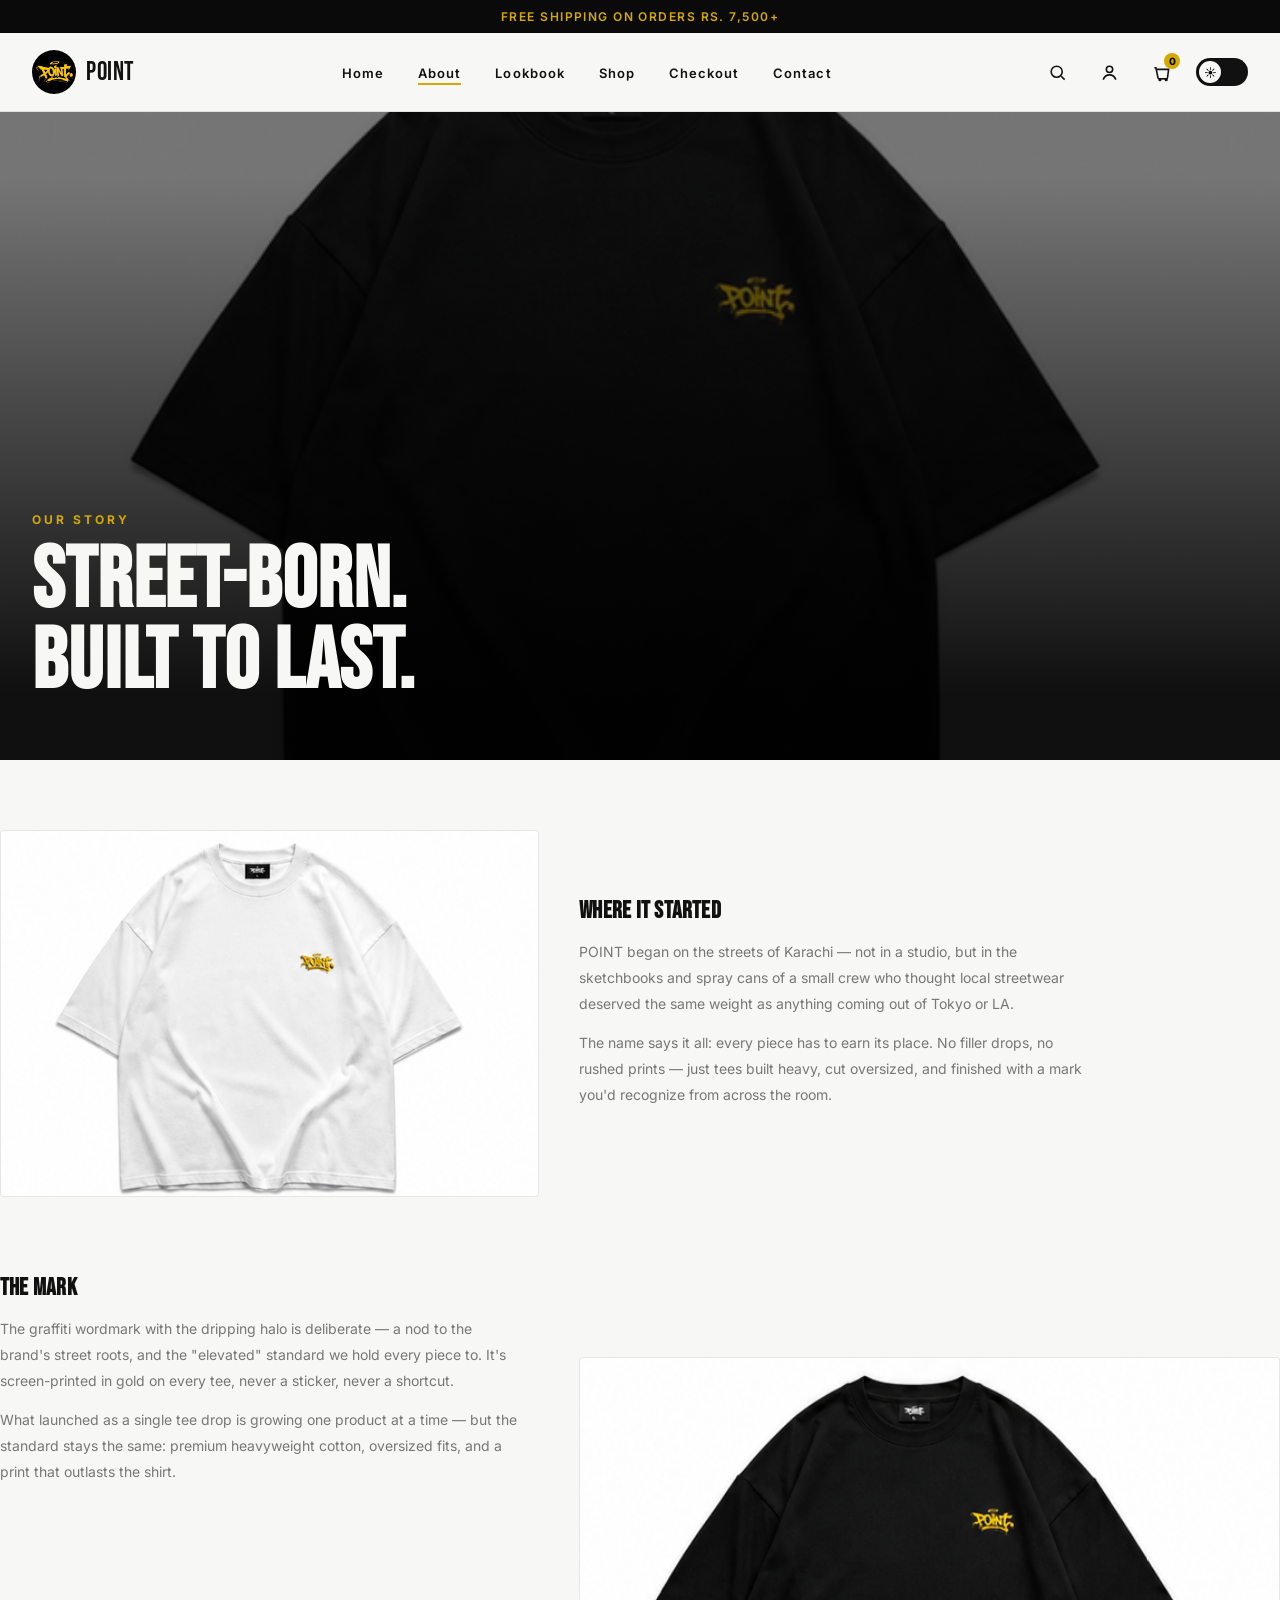
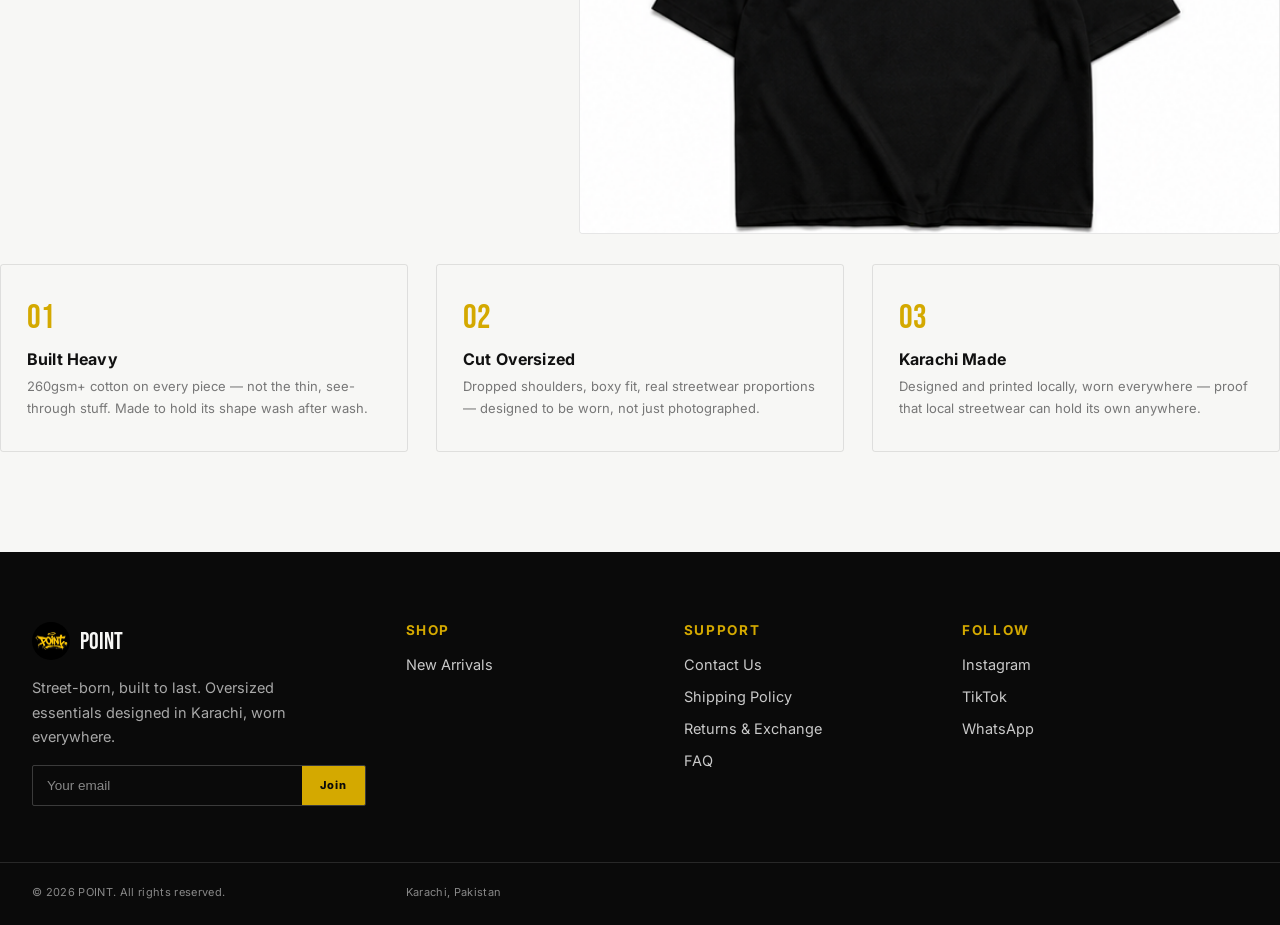
<file: about.html>
<!DOCTYPE html>
<html lang="en">
<head>
<meta charset="UTF-8">
<meta name="viewport" content="width=device-width, initial-scale=1.0">
<title>About — POINT</title>
<link rel="preconnect" href="https://fonts.googleapis.com">
<link rel="preconnect" href="https://fonts.gstatic.com" crossorigin>
<link href="https://fonts.googleapis.com/css2?family=Bebas+Neue&family=Inter:wght@400;500;600;700;800&display=swap" rel="stylesheet">
<link rel="stylesheet" href="assets/css/style.css">
</head>
<body>

<div class="announce">FREE SHIPPING ON ORDERS RS. 7,500+</div>

<header class="nav">
  <div class="wrap">
    <a href="index.html" class="nav__logo">
      <img src="assets/images/logo.jpg" alt="POINT logo">
      <span>POINT</span>
    </a>
    <nav>
      <ul class="nav__links">
        <li><a href="index.html">Home</a></li>
        <li><a href="about.html" class="active-link">About</a></li>
        <li><a href="lookbook.html">Lookbook</a></li>
        <li><a href="shop.html">Shop</a></li>
        <li><a href="checkout.html">Checkout</a></li>
        <li><a href="contact.html">Contact</a></li>
      </ul>
    </nav>
    <div class="nav__actions">
      <div class="nav-search" id="navSearch">
        <div class="nav-search__box">
          <input type="text" class="nav-search__input" placeholder="Search products…" autocomplete="off">
        </div>
        <button type="button" class="icon-btn nav-search__toggle" aria-label="Search">
          <svg viewBox="0 0 24 24" fill="none" stroke="currentColor" stroke-width="2"><circle cx="11" cy="11" r="7"/><path d="M21 21l-4.3-4.3"/></svg>
        </button>
      </div>
      <button class="icon-btn" aria-label="Account">
        <svg viewBox="0 0 24 24" fill="none" stroke="currentColor" stroke-width="2"><circle cx="12" cy="8" r="4"/><path d="M4 21c1.5-4 5-6 8-6s6.5 2 8 6"/></svg>
      </button>
      <a href="cart.html" class="icon-btn" aria-label="Cart">
        <svg viewBox="0 0 24 24" fill="none" stroke="currentColor" stroke-width="2"><path d="M3 6h2l2.4 12.2a2 2 0 0 0 2 1.8h8.2a2 2 0 0 0 2-1.6L21 8H6"/><circle cx="10" cy="21" r="1"/><circle cx="18" cy="21" r="1"/></svg>
        <span class="cart-count">0</span>
      </a>
      <button id="themeToggle" class="theme-toggle" aria-label="Toggle dark mode" aria-pressed="false">
        <span class="theme-toggle__knob">☀️</span>
      </button>
    </div>
  </div>
</header>

<!-- About hero -->
<section class="hero about-hero">
  <video class="hero__video" autoplay muted loop playsinline poster="assets/images/tee-black.png">
    <source src="assets/video/about-hero.mp4" type="video/mp4">
  </video>
  <div class="hero__scrim"></div>
  <div class="hero__content">
    <span class="hero__eyebrow reveal">OUR STORY</span>
    <h1 class="reveal">Street-Born.<br>Built To Last.</h1>
  </div>
</section>

<!-- Story — diagonal collage (image / details staggered) -->
<div class="wrap about-diagonal reveal-stagger">

  <div class="diag-tile diag-tile--image diag-tile--1 flip-tile">
    <div class="flip-tile__inner">
      <img class="flip-tile__face flip-tile__front" src="assets/images/tee-white.png" alt="Point white tee">
      <img class="flip-tile__face flip-tile__back" src="assets/images/tee-black.png" alt="Point black tee">
    </div>
  </div>

  <div class="diag-tile diag-tile--details diag-tile--2">
    <h2>Where It Started</h2>
    <p>POINT began on the streets of Karachi — not in a studio, but in the sketchbooks and spray cans of a small crew who thought local streetwear deserved the same weight as anything coming out of Tokyo or LA.</p>
    <p>The name says it all: every piece has to earn its place. No filler drops, no rushed prints — just tees built heavy, cut oversized, and finished with a mark you'd recognize from across the room.</p>
  </div>

  <div class="diag-tile diag-tile--details diag-tile--3">
    <h2>The Mark</h2>
    <p>The graffiti wordmark with the dripping halo is deliberate — a nod to the brand's street roots, and the "elevated" standard we hold every piece to. It's screen-printed in gold on every tee, never a sticker, never a shortcut.</p>
    <p>What launched as a single tee drop is growing one product at a time — but the standard stays the same: premium heavyweight cotton, oversized fits, and a print that outlasts the shirt.</p>
  </div>

  <div class="diag-tile diag-tile--image diag-tile--4 flip-tile">
    <div class="flip-tile__inner">
      <img class="flip-tile__face flip-tile__front" src="assets/images/tee-black.png" alt="Point black tee">
      <img class="flip-tile__face flip-tile__back" src="assets/images/tee-white.png" alt="Point white tee">
    </div>
  </div>

</div>

<!-- Values -->
<div class="wrap values reveal-stagger">
  <div class="value-card">
    <span>01</span>
    <h3>Built Heavy</h3>
    <p>260gsm+ cotton on every piece — not the thin, see-through stuff. Made to hold its shape wash after wash.</p>
  </div>
  <div class="value-card">
    <span>02</span>
    <h3>Cut Oversized</h3>
    <p>Dropped shoulders, boxy fit, real streetwear proportions — designed to be worn, not just photographed.</p>
  </div>
  <div class="value-card">
    <span>03</span>
    <h3>Karachi Made</h3>
    <p>Designed and printed locally, worn everywhere — proof that local streetwear can hold its own anywhere.</p>
  </div>
</div>

<!-- Footer -->
<footer class="footer" id="contact">
  <div class="wrap">
    <div>
      <div class="footer__logo">
        <img src="assets/images/logo.jpg" alt="POINT logo">
        <span>POINT</span>
      </div>
      <p>Street-born, built to last. Oversized essentials designed in Karachi, worn everywhere.</p>
      <div class="newsletter">
        <input type="email" placeholder="Your email">
        <button>Join</button>
      </div>
    </div>
    <div>
      <h5>SHOP</h5>
      <ul>
        <li><a href="shop.html">New Arrivals</a></li>
      </ul>
    </div>
    <div>
      <h5>SUPPORT</h5>
      <ul>
        <li><a href="contact.html">Contact Us</a></li>
        <li><a href="#">Shipping Policy</a></li>
        <li><a href="#">Returns & Exchange</a></li>
        <li><a href="index.html#faq">FAQ</a></li>
      </ul>
    </div>
    <div>
      <h5>FOLLOW</h5>
      <ul>
        <li><a href="#">Instagram</a></li>
        <li><a href="#">TikTok</a></li>
        <li><a href="https://wa.me/923218633268" target="_blank" rel="noopener">WhatsApp</a></li>
      </ul>
    </div>
  </div>
  <div class="wrap footer__bottom">
    <span>© 2026 POINT. All rights reserved.</span>
    <span>Karachi, Pakistan</span>
  </div>
</footer>

<script src="assets/js/cart.js"></script>
<script src="assets/js/main.js"></script>
</body>
</html>
</file>
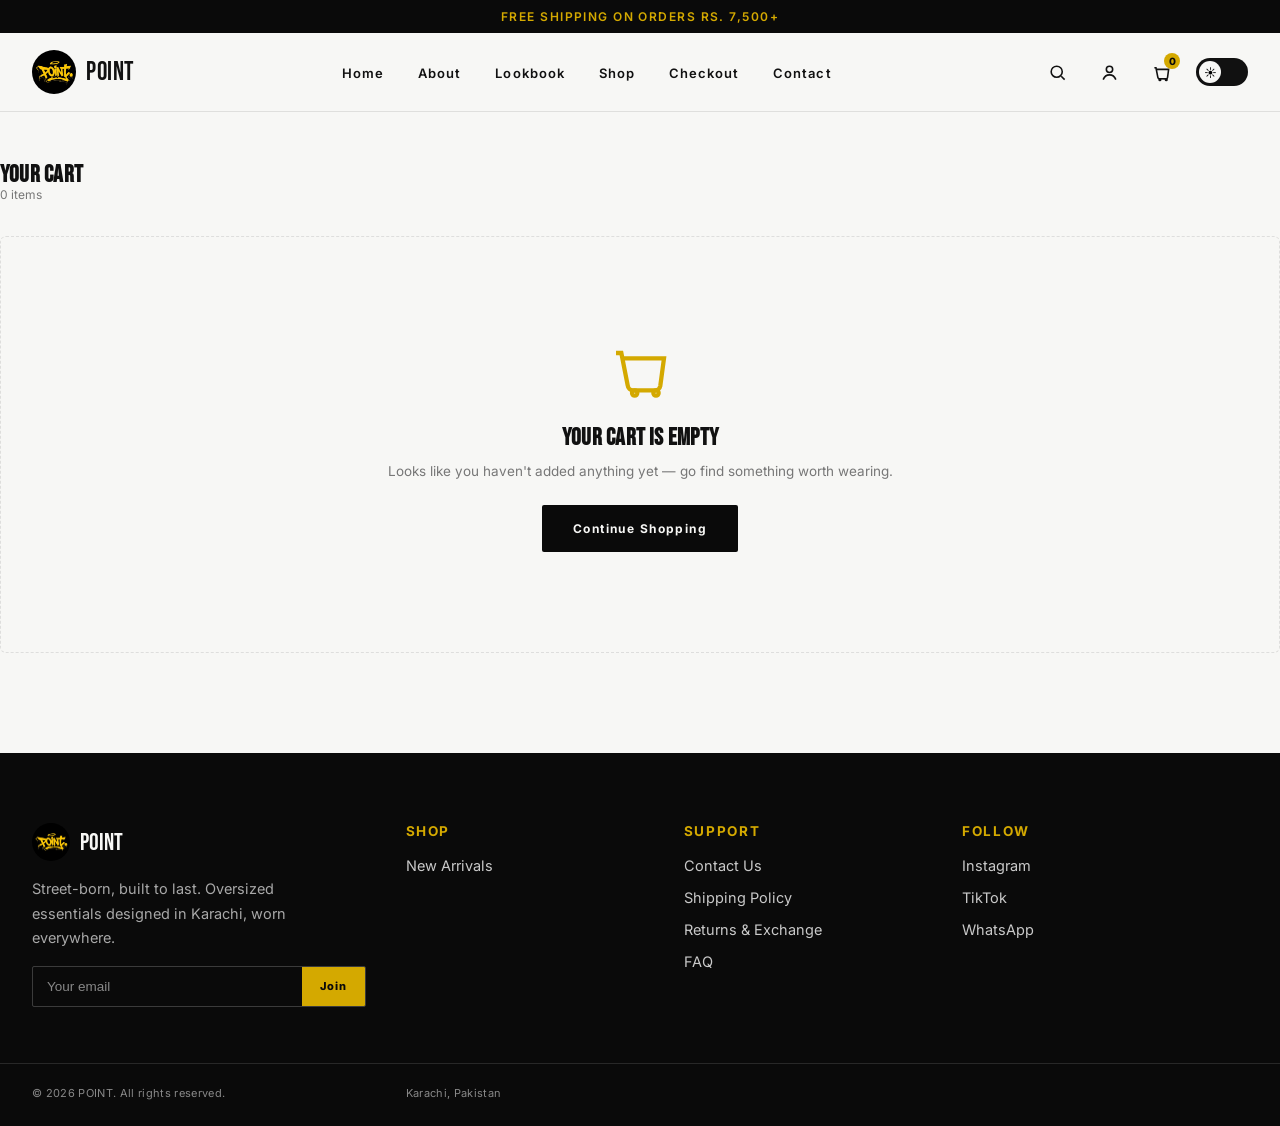
<file: cart.html>
<!DOCTYPE html>
<html lang="en">
<head>
<meta charset="UTF-8">
<meta name="viewport" content="width=device-width, initial-scale=1.0">
<title>Your Cart | POINT</title>
<link rel="preconnect" href="https://fonts.googleapis.com">
<link rel="preconnect" href="https://fonts.gstatic.com" crossorigin>
<link href="https://fonts.googleapis.com/css2?family=Bebas+Neue&family=Inter:wght@400;500;600;700;800&display=swap" rel="stylesheet">
<link rel="stylesheet" href="assets/css/style.css">
</head>
<body>

<div class="announce">FREE SHIPPING ON ORDERS RS. 7,500+</div>

<header class="nav">
  <div class="wrap">
    <a href="index.html" class="nav__logo">
      <img src="assets/images/logo.jpg" alt="POINT logo">
      <span>POINT</span>
    </a>
    <nav>
      <ul class="nav__links">
        <li><a href="index.html">Home</a></li>
        <li><a href="about.html">About</a></li>
        <li><a href="lookbook.html">Lookbook</a></li>
        <li><a href="shop.html">Shop</a></li>
        <li><a href="checkout.html">Checkout</a></li>
        <li><a href="contact.html">Contact</a></li>
      </ul>
    </nav>
    <div class="nav__actions">
      <div class="nav-search" id="navSearch">
        <div class="nav-search__box">
          <input type="text" class="nav-search__input" placeholder="Search products…" autocomplete="off">
        </div>
        <button type="button" class="icon-btn nav-search__toggle" aria-label="Search">
          <svg viewBox="0 0 24 24" fill="none" stroke="currentColor" stroke-width="2"><circle cx="11" cy="11" r="7"/><path d="M21 21l-4.3-4.3"/></svg>
        </button>
      </div>
      <button class="icon-btn" aria-label="Account">
        <svg viewBox="0 0 24 24" fill="none" stroke="currentColor" stroke-width="2"><circle cx="12" cy="8" r="4"/><path d="M4 21c1.5-4 5-6 8-6s6.5 2 8 6"/></svg>
      </button>
      <a href="cart.html" class="icon-btn active-link" aria-label="Cart">
        <svg viewBox="0 0 24 24" fill="none" stroke="currentColor" stroke-width="2"><path d="M3 6h2l2.4 12.2a2 2 0 0 0 2 1.8h8.2a2 2 0 0 0 2-1.6L21 8H6"/><circle cx="10" cy="21" r="1"/><circle cx="18" cy="21" r="1"/></svg>
        <span class="cart-count">0</span>
      </a>
      <button id="themeToggle" class="theme-toggle" aria-label="Toggle dark mode" aria-pressed="false">
        <span class="theme-toggle__knob">☀️</span>
      </button>
    </div>
  </div>
</header>

<section class="wrap cart-section">
  <h1>Your Cart</h1>
  <span class="cart-count-label" id="cartItemCount">0 items</span>

  <!-- Populated layout -->
  <div class="cart-layout" id="cartLayout">
    <div class="cart-items" id="cartItems"><!-- rendered by cart-page.js --></div>

    <aside class="cart-summary">
      <h3>Order Summary</h3>
      <div class="cart-summary-row"><span>Subtotal</span><span id="cartSubtotal">Rs. 0</span></div>
      <div class="cart-summary-row"><span>Shipping</span><span id="cartShipping">Free</span></div>
      <div class="cart-summary-row total"><span>Total</span><span id="cartTotal">Rs. 0</span></div>

      <div class="cart-promo">
        <input type="text" placeholder="Promo code">
        <button type="button">Apply</button>
      </div>

      <a href="checkout.html" class="btn btn--solid" style="width:100%;justify-content:center;">Checkout</a>
      <p class="cart-checkout-note">Free shipping on orders Rs. 7,500+ · 14-day easy returns</p>
    </aside>
  </div>

  <!-- Empty state -->
  <div class="cart-empty" id="cartEmpty">
    <svg viewBox="0 0 24 24" fill="none" stroke="currentColor" stroke-width="1.6"><path d="M3 6h2l2.4 12.2a2 2 0 0 0 2 1.8h8.2a2 2 0 0 0 2-1.6L21 8H6"/><circle cx="10" cy="21" r="1"/><circle cx="18" cy="21" r="1"/></svg>
    <h3>Your cart is empty</h3>
    <p>Looks like you haven't added anything yet — go find something worth wearing.</p>
    <a href="shop.html" class="btn btn--solid">Continue Shopping</a>
  </div>
</section>

<!-- Footer -->
<footer class="footer" id="contact">
  <div class="wrap">
    <div>
      <div class="footer__logo">
        <img src="assets/images/logo.jpg" alt="POINT logo">
        <span>POINT</span>
      </div>
      <p>Street-born, built to last. Oversized essentials designed in Karachi, worn everywhere.</p>
      <div class="newsletter">
        <input type="email" placeholder="Your email">
        <button>Join</button>
      </div>
    </div>
    <div>
      <h5>SHOP</h5>
      <ul>
        <li><a href="shop.html">New Arrivals</a></li>
      </ul>
    </div>
    <div>
      <h5>SUPPORT</h5>
      <ul>
        <li><a href="contact.html">Contact Us</a></li>
        <li><a href="#">Shipping Policy</a></li>
        <li><a href="#">Returns & Exchange</a></li>
        <li><a href="index.html#faq">FAQ</a></li>
      </ul>
    </div>
    <div>
      <h5>FOLLOW</h5>
      <ul>
        <li><a href="#">Instagram</a></li>
        <li><a href="#">TikTok</a></li>
        <li><a href="https://wa.me/923218633268" target="_blank" rel="noopener">WhatsApp</a></li>
      </ul>
    </div>
  </div>
  <div class="wrap footer__bottom">
    <span>© 2026 POINT. All rights reserved.</span>
    <span>Karachi, Pakistan</span>
  </div>
</footer>

<script src="assets/js/cart.js"></script>
<script src="assets/js/main.js"></script>
<script src="assets/js/cart-page.js"></script>
</body>
</html>
</file>
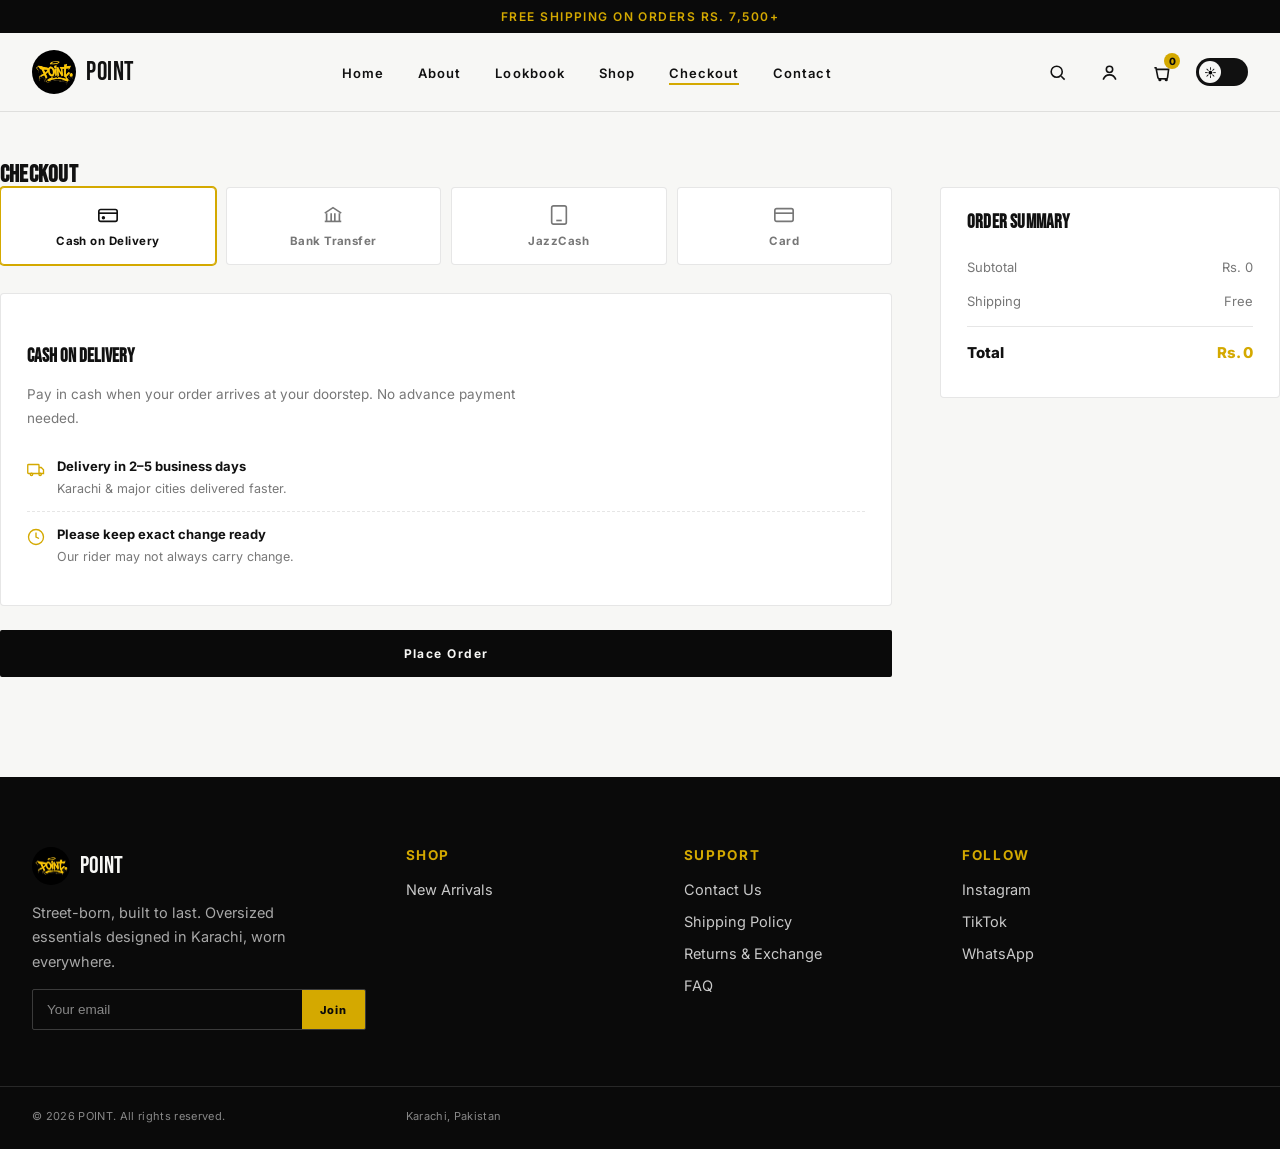
<file: checkout.html>
<!DOCTYPE html>
<html lang="en">
<head>
<meta charset="UTF-8">
<meta name="viewport" content="width=device-width, initial-scale=1.0">
<title>Checkout | POINT</title>
<link rel="preconnect" href="https://fonts.googleapis.com">
<link rel="preconnect" href="https://fonts.gstatic.com" crossorigin>
<link href="https://fonts.googleapis.com/css2?family=Bebas+Neue&family=Inter:wght@400;500;600;700;800&display=swap" rel="stylesheet">
<link rel="stylesheet" href="assets/css/style.css">
</head>
<body>

<div class="announce">FREE SHIPPING ON ORDERS RS. 7,500+</div>

<header class="nav">
  <div class="wrap">
    <a href="index.html" class="nav__logo">
      <img src="assets/images/logo.jpg" alt="POINT logo">
      <span>POINT</span>
    </a>
    <nav>
      <ul class="nav__links">
        <li><a href="index.html">Home</a></li>
        <li><a href="about.html">About</a></li>
        <li><a href="lookbook.html">Lookbook</a></li>
        <li><a href="shop.html">Shop</a></li>
        <li><a href="checkout.html" class="active-link">Checkout</a></li>
        <li><a href="contact.html">Contact</a></li>
      </ul>
    </nav>
    <div class="nav__actions">
      <div class="nav-search" id="navSearch">
        <div class="nav-search__box">
          <input type="text" class="nav-search__input" placeholder="Search products…" autocomplete="off">
        </div>
        <button type="button" class="icon-btn nav-search__toggle" aria-label="Search">
          <svg viewBox="0 0 24 24" fill="none" stroke="currentColor" stroke-width="2"><circle cx="11" cy="11" r="7"/><path d="M21 21l-4.3-4.3"/></svg>
        </button>
      </div>
      <button class="icon-btn" aria-label="Account">
        <svg viewBox="0 0 24 24" fill="none" stroke="currentColor" stroke-width="2"><circle cx="12" cy="8" r="4"/><path d="M4 21c1.5-4 5-6 8-6s6.5 2 8 6"/></svg>
      </button>
      <a href="cart.html" class="icon-btn" aria-label="Cart">
        <svg viewBox="0 0 24 24" fill="none" stroke="currentColor" stroke-width="2"><path d="M3 6h2l2.4 12.2a2 2 0 0 0 2 1.8h8.2a2 2 0 0 0 2-1.6L21 8H6"/><circle cx="10" cy="21" r="1"/><circle cx="18" cy="21" r="1"/></svg>
        <span class="cart-count">0</span>
      </a>
      <button id="themeToggle" class="theme-toggle" aria-label="Toggle dark mode" aria-pressed="false">
        <span class="theme-toggle__knob">☀️</span>
      </button>
    </div>
  </div>
</header>

<section class="wrap checkout-section">
  <h1>Checkout</h1>

  <div class="checkout-layout">

    <div id="checkoutMain">
      <!-- Payment method tabs -->
      <div class="pay-methods">
        <button type="button" class="pay-method active" data-method="cod">
          <svg viewBox="0 0 24 24" fill="none" stroke="currentColor" stroke-width="1.8"><rect x="2" y="6" width="20" height="13" rx="2"/><path d="M2 10h20"/><circle cx="7" cy="15" r="1"/></svg>
          Cash on Delivery
        </button>
        <button type="button" class="pay-method" data-method="bank">
          <svg viewBox="0 0 24 24" fill="none" stroke="currentColor" stroke-width="1.8"><path d="M3 10l9-6 9 6"/><path d="M5 10v9M10 10v9M14 10v9M19 10v9"/><path d="M3 19h18"/></svg>
          Bank Transfer
        </button>
        <button type="button" class="pay-method" data-method="jazzcash">
          <svg viewBox="0 0 24 24" fill="none" stroke="currentColor" stroke-width="1.8"><rect x="4" y="2" width="16" height="20" rx="2"/><path d="M9 18h6"/></svg>
          JazzCash
        </button>
        <button type="button" class="pay-method" data-method="card">
          <svg viewBox="0 0 24 24" fill="none" stroke="currentColor" stroke-width="1.8"><rect x="2" y="5" width="20" height="14" rx="2"/><path d="M2 10h20"/></svg>
          Card
        </button>
      </div>

      <!-- COD -->
      <div class="pay-panel active" id="payPanelCod">
        <h4>Cash on Delivery</h4>
        <p>Pay in cash when your order arrives at your doorstep. No advance payment needed.</p>
        <div class="pay-info-row">
          <svg viewBox="0 0 24 24" fill="none" stroke="currentColor" stroke-width="1.8"><rect x="1" y="6" width="15" height="12" rx="1"/><path d="M16 10h3l3 3v5h-6"/><circle cx="6" cy="19" r="1.6"/><circle cx="17.5" cy="19" r="1.6"/></svg>
          <div><strong>Delivery in 2–5 business days</strong><span>Karachi & major cities delivered faster.</span></div>
        </div>
        <div class="pay-info-row">
          <svg viewBox="0 0 24 24" fill="none" stroke="currentColor" stroke-width="1.8"><circle cx="12" cy="12" r="10"/><path d="M12 6v6l4 2"/></svg>
          <div><strong>Please keep exact change ready</strong><span>Our rider may not always carry change.</span></div>
        </div>
      </div>

      <!-- Bank Transfer -->
      <div class="pay-panel" id="payPanelBank">
        <h4>Bank Transfer</h4>
        <p>Transfer the order total to the account below, then send us the payment screenshot on WhatsApp to confirm your order.</p>
        <div class="pay-info-row">
          <svg viewBox="0 0 24 24" fill="none" stroke="currentColor" stroke-width="1.8"><path d="M3 10l9-6 9 6"/><path d="M5 10v9M19 10v9"/><path d="M3 19h18"/></svg>
          <div><strong>Meezan Bank</strong><span>Account Title: POINT Streetwear · Account No. 0123-4567-8901</span></div>
        </div>
        <div class="pay-info-row">
          <svg viewBox="0 0 24 24" fill="none" stroke="currentColor" stroke-width="1.8"><path d="M21 11.5a8.38 8.38 0 0 1-8.5 8.5 8.5 8.5 0 1 1 8.5-8.5z"/></svg>
          <div><strong>Confirm on WhatsApp</strong><span>+92 321 8633268 — send screenshot after transfer.</span></div>
        </div>
      </div>

      <!-- JazzCash -->
      <div class="pay-panel" id="payPanelJazzcash">
        <h4>JazzCash</h4>
        <p>Send the order total via JazzCash mobile wallet to the number below, then place your order — we'll confirm once received.</p>
        <div class="pay-info-row">
          <svg viewBox="0 0 24 24" fill="none" stroke="currentColor" stroke-width="1.8"><rect x="5" y="2" width="14" height="20" rx="2"/><path d="M9 18h6"/></svg>
          <div><strong>JazzCash Number</strong><span>0312-1234567 · Account Title: POINT Streetwear</span></div>
        </div>
      </div>

      <!-- Card -->
      <div class="pay-panel" id="payPanelCard">
        <h4>Pay by Card</h4>
        <div class="cc-form">
          <div class="cc-card-wrap">
            <div class="cc-card" id="ccCard">
              <div class="cc-card__face cc-card__front">
                <div class="cc-card__top">
                  <span>CreditCard</span>
                  <span class="cc-brand" id="ccBrandFront"><span class="generic-text">CARD</span></span>
                </div>
                <div class="cc-card__number" id="ccNumberDisplay">#### #### #### ####</div>
                <div class="cc-card__bottom">
                  <div><span class="cc-label">CARD HOLDER</span><div id="ccNameDisplay">YOUR NAME</div></div>
                  <div><span class="cc-label">EXPIRES</span><div id="ccExpiryDisplay">MM/YY</div></div>
                </div>
              </div>
              <div class="cc-card__face cc-card__back">
                <div class="cc-card__stripe"></div>
                <div class="cc-card__cvv-row">
                  <span style="font-size:11px;color:rgba(255,255,255,.7);">CVV</span>
                  <div class="cc-card__cvv-box" id="ccCvvDisplay">***</div>
                </div>
                <span class="cc-brand-back" id="ccBrandBack"><span class="generic-text">CARD</span></span>
              </div>
            </div>
          </div>

          <div class="cc-fields">
            <label>Card Number
              <input type="text" id="ccNumber" placeholder="1234 5678 9012 3456" inputmode="numeric">
            </label>
            <label>Card Holder
              <input type="text" id="ccName" placeholder="YOUR NAME">
            </label>
            <div class="cc-row">
              <label>Expiration Date
                <div class="cc-exp">
                  <select id="ccMonth"><option value="">Month</option></select>
                  <select id="ccYear"><option value="">Year</option></select>
                </div>
              </label>
              <label>CVV
                <input type="text" id="ccCvv" placeholder="***" inputmode="numeric">
              </label>
            </div>
          </div>
        </div>
      </div>

      <button type="button" id="placeOrderBtn" class="btn btn--solid place-order-btn">Place Order</button>
    </div>

    <!-- Order summary -->
    <aside class="checkout-order-summary">
      <h3>Order Summary</h3>
      <div id="checkoutSummaryList"><!-- rendered by checkout.js --></div>
      <div class="cart-summary-row" style="margin-top:14px;"><span>Subtotal</span><span id="checkoutSubtotal">Rs. 0</span></div>
      <div class="cart-summary-row"><span>Shipping</span><span id="checkoutShipping">Free</span></div>
      <div class="cart-summary-row total"><span>Total</span><span id="checkoutTotal">Rs. 0</span></div>
    </aside>

  </div>
</section>

<!-- Footer -->
<footer class="footer" id="contact">
  <div class="wrap">
    <div>
      <div class="footer__logo">
        <img src="assets/images/logo.jpg" alt="POINT logo">
        <span>POINT</span>
      </div>
      <p>Street-born, built to last. Oversized essentials designed in Karachi, worn everywhere.</p>
      <div class="newsletter">
        <input type="email" placeholder="Your email">
        <button>Join</button>
      </div>
    </div>
    <div>
      <h5>SHOP</h5>
      <ul>
        <li><a href="shop.html">New Arrivals</a></li>
      </ul>
    </div>
    <div>
      <h5>SUPPORT</h5>
      <ul>
        <li><a href="contact.html">Contact Us</a></li>
        <li><a href="#">Shipping Policy</a></li>
        <li><a href="#">Returns & Exchange</a></li>
        <li><a href="index.html#faq">FAQ</a></li>
      </ul>
    </div>
    <div>
      <h5>FOLLOW</h5>
      <ul>
        <li><a href="#">Instagram</a></li>
        <li><a href="#">TikTok</a></li>
        <li><a href="https://wa.me/923218633268" target="_blank" rel="noopener">WhatsApp</a></li>
      </ul>
    </div>
  </div>
  <div class="wrap footer__bottom">
    <span>© 2026 POINT. All rights reserved.</span>
    <span>Karachi, Pakistan</span>
  </div>
</footer>

<script src="assets/js/cart.js"></script>
<script src="assets/js/main.js"></script>
<script src="assets/js/checkout.js"></script>
</body>
</html>
</file>
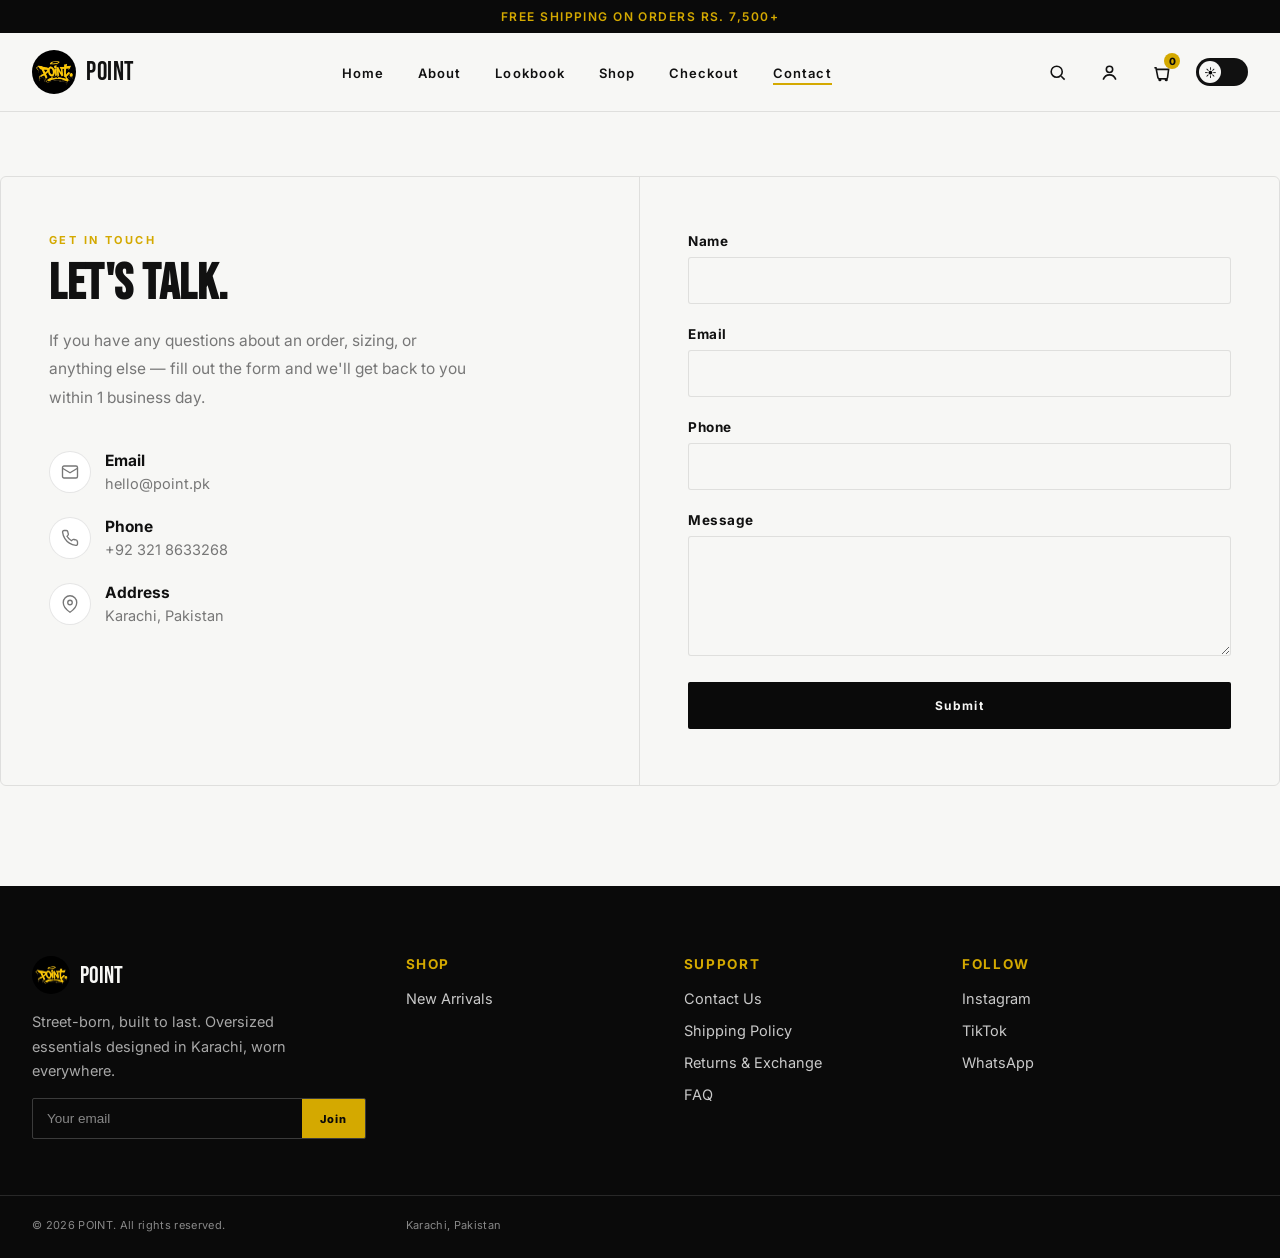
<file: contact.html>
<!DOCTYPE html>
<html lang="en">
<head>
<meta charset="UTF-8">
<meta name="viewport" content="width=device-width, initial-scale=1.0">
<title>Contact — POINT</title>
<link rel="preconnect" href="https://fonts.googleapis.com">
<link rel="preconnect" href="https://fonts.gstatic.com" crossorigin>
<link href="https://fonts.googleapis.com/css2?family=Bebas+Neue&family=Inter:wght@400;500;600;700;800&display=swap" rel="stylesheet">
<link rel="stylesheet" href="assets/css/style.css">
</head>
<body>

<div class="announce">FREE SHIPPING ON ORDERS RS. 7,500+</div>

<header class="nav">
  <div class="wrap">
    <a href="index.html" class="nav__logo">
      <img src="assets/images/logo.jpg" alt="POINT logo">
      <span>POINT</span>
    </a>
    <nav>
      <ul class="nav__links">
        <li><a href="index.html">Home</a></li>
        <li><a href="about.html">About</a></li>
        <li><a href="lookbook.html">Lookbook</a></li>
        <li><a href="shop.html">Shop</a></li>
        <li><a href="checkout.html">Checkout</a></li>
        <li><a href="contact.html" class="active-link">Contact</a></li>
      </ul>
    </nav>
    <div class="nav__actions">
      <div class="nav-search" id="navSearch">
        <div class="nav-search__box">
          <input type="text" class="nav-search__input" placeholder="Search products…" autocomplete="off">
        </div>
        <button type="button" class="icon-btn nav-search__toggle" aria-label="Search">
          <svg viewBox="0 0 24 24" fill="none" stroke="currentColor" stroke-width="2"><circle cx="11" cy="11" r="7"/><path d="M21 21l-4.3-4.3"/></svg>
        </button>
      </div>
      <button class="icon-btn" aria-label="Account">
        <svg viewBox="0 0 24 24" fill="none" stroke="currentColor" stroke-width="2"><circle cx="12" cy="8" r="4"/><path d="M4 21c1.5-4 5-6 8-6s6.5 2 8 6"/></svg>
      </button>
      <a href="cart.html" class="icon-btn" aria-label="Cart">
        <svg viewBox="0 0 24 24" fill="none" stroke="currentColor" stroke-width="2"><path d="M3 6h2l2.4 12.2a2 2 0 0 0 2 1.8h8.2a2 2 0 0 0 2-1.6L21 8H6"/><circle cx="10" cy="21" r="1"/><circle cx="18" cy="21" r="1"/></svg>
        <span class="cart-count">0</span>
      </a>
      <button id="themeToggle" class="theme-toggle" aria-label="Toggle dark mode" aria-pressed="false">
        <span class="theme-toggle__knob">☀️</span>
      </button>
    </div>
  </div>
</header>

<section class="wrap contact-section">
  <div class="contact-layout reveal">

    <div class="contact-info">
      <span class="contact-info__eyebrow">GET IN TOUCH</span>
      <h1>Let's Talk.</h1>
      <p>If you have any questions about an order, sizing, or anything else — fill out the form and we'll get back to you within 1 business day.</p>

      <div class="contact-detail">
        <span class="contact-detail__icon">
          <svg viewBox="0 0 24 24" fill="none" stroke="currentColor" stroke-width="1.8"><rect x="2" y="4" width="20" height="16" rx="2"/><path d="M2 7l10 6 10-6"/></svg>
        </span>
        <div><strong>Email</strong><span>hello@point.pk</span></div>
      </div>

      <div class="contact-detail">
        <span class="contact-detail__icon">
          <svg viewBox="0 0 24 24" fill="none" stroke="currentColor" stroke-width="1.8"><path d="M22 16.9v3a2 2 0 0 1-2.2 2 19.8 19.8 0 0 1-8.6-3.1 19.5 19.5 0 0 1-6-6A19.8 19.8 0 0 1 2.1 4.2 2 2 0 0 1 4.1 2h3a2 2 0 0 1 2 1.7c.1.9.3 1.8.6 2.7a2 2 0 0 1-.5 2.1L8 9.7a16 16 0 0 0 6 6l1.2-1.2a2 2 0 0 1 2.1-.5c.9.3 1.8.5 2.7.6a2 2 0 0 1 1.7 2z"/></svg>
        </span>
        <div><strong>Phone</strong><span>+92 321 8633268</span></div>
      </div>

      <div class="contact-detail">
        <span class="contact-detail__icon">
          <svg viewBox="0 0 24 24" fill="none" stroke="currentColor" stroke-width="1.8"><path d="M21 10c0 7-9 13-9 13s-9-6-9-13a9 9 0 0 1 18 0z"/><circle cx="12" cy="10" r="3"/></svg>
        </span>
        <div><strong>Address</strong><span>Karachi, Pakistan</span></div>
      </div>
    </div>

    <div class="contact-form">
      <form id="contactForm">
        <div class="field">
          <label for="cName">Name</label>
          <input type="text" id="cName" required>
        </div>
        <div class="field">
          <label for="cEmail">Email</label>
          <input type="email" id="cEmail" required>
        </div>
        <div class="field">
          <label for="cPhone">Phone</label>
          <input type="tel" id="cPhone">
        </div>
        <div class="field">
          <label for="cMessage">Message</label>
          <textarea id="cMessage" required></textarea>
        </div>
        <button type="submit" class="btn btn--solid">Submit</button>
      </form>

      <div class="contact-success" id="contactSuccess">
        <svg viewBox="0 0 24 24" fill="none" stroke="currentColor" stroke-width="2"><circle cx="12" cy="12" r="10"/><path d="M8 12.5l2.5 2.5L16 9"/></svg>
        <h3>Message Sent</h3>
        <p>Thanks for reaching out — we'll get back to you within 1 business day.</p>
      </div>
    </div>

  </div>
</section>

<!-- Footer -->
<footer class="footer" id="contact">
  <div class="wrap">
    <div>
      <div class="footer__logo">
        <img src="assets/images/logo.jpg" alt="POINT logo">
        <span>POINT</span>
      </div>
      <p>Street-born, built to last. Oversized essentials designed in Karachi, worn everywhere.</p>
      <div class="newsletter">
        <input type="email" placeholder="Your email">
        <button>Join</button>
      </div>
    </div>
    <div>
      <h5>SHOP</h5>
      <ul>
        <li><a href="shop.html">New Arrivals</a></li>
      </ul>
    </div>
    <div>
      <h5>SUPPORT</h5>
      <ul>
        <li><a href="contact.html">Contact Us</a></li>
        <li><a href="#">Shipping Policy</a></li>
        <li><a href="#">Returns & Exchange</a></li>
        <li><a href="index.html#faq">FAQ</a></li>
      </ul>
    </div>
    <div>
      <h5>FOLLOW</h5>
      <ul>
        <li><a href="#">Instagram</a></li>
        <li><a href="#">TikTok</a></li>
        <li><a href="https://wa.me/923218633268" target="_blank" rel="noopener">WhatsApp</a></li>
      </ul>
    </div>
  </div>
  <div class="wrap footer__bottom">
    <span>© 2026 POINT. All rights reserved.</span>
    <span>Karachi, Pakistan</span>
  </div>
</footer>

<script src="assets/js/cart.js"></script>
<script src="assets/js/main.js"></script>
<script>
  document.getElementById('contactForm').addEventListener('submit', function (e) {
    e.preventDefault();
    this.style.display = 'none';
    document.getElementById('contactSuccess').style.display = 'block';
  });
</script>
</body>
</html>
</file>
<file: assets/css/style.css>
/* ==========================================================================
   POINT — Design Tokens
   ========================================================================== */
:root{
  --off-white:#F7F7F5;
  --black:#0A0A0A;
  --ink:#111111;
  --gray:#777777;
  --gold:#D4A900;
  --gold-bright:#E8C020;

  --bg:var(--off-white);
  --text:var(--ink);
  --text-soft:var(--gray);
  --surface:#FFFFFF;
  --border:rgba(10,10,10,0.1);
  --overlay:rgba(10,10,10,0.55);
  --card-back-bg:var(--ink);
  --card-back-text:var(--off-white);

  --display:'Bebas Neue', Impact, sans-serif;
  --body:'Inter', -apple-system, BlinkMacSystemFont, sans-serif;

  --ease:cubic-bezier(.22,.68,0,1);
}

[data-theme="dark"]{
  --bg:var(--black);
  --text:var(--off-white);
  --text-soft:#9a9a9a;
  --surface:#141414;
  --border:rgba(247,247,245,0.12);
  --overlay:rgba(0,0,0,0.75);
  --card-back-bg:var(--off-white);
  --card-back-text:var(--ink);
}

*,*::before,*::after{box-sizing:border-box;}
html{scroll-behavior:smooth;}
#faq{scroll-margin-top:96px;}
body{
  margin:0;
  background:var(--bg);
  color:var(--text);
  font-family:var(--body);
  transition:background .35s var(--ease), color .35s var(--ease);
  -webkit-font-smoothing:antialiased;
}
body.modal-open{overflow:hidden;}
img{max-width:100%;display:block;}
a{color:inherit;text-decoration:none;}
button{font-family:inherit;cursor:pointer;}
.wrap{max-width:1280px;margin:0 auto;padding:0 32px;}

h1,h2,h3{
  font-family:var(--display);
  letter-spacing:.01em;
  line-height:.95;
  margin:0;
  text-transform:uppercase;
}

/* focus visibility */
a:focus-visible,button:focus-visible,input:focus-visible{
  outline:2px solid var(--gold);
  outline-offset:3px;
}

@media (prefers-reduced-motion: reduce){
  *{animation-duration:.01ms !important;transition-duration:.01ms !important;}
}

/* ==========================================================================
   Announcement bar
   ========================================================================== */
.announce{
  background:var(--black);
  color:var(--gold);
  text-align:center;
  font-size:12px;
  letter-spacing:.12em;
  font-weight:600;
  padding:9px 12px;
}

/* ==========================================================================
   Navbar
   ========================================================================== */
.nav{
  position:sticky;top:0;z-index:40;
  background:var(--bg);
  border-bottom:1px solid var(--border);
  transition:background .35s var(--ease);
}
.nav .wrap{
  display:flex;align-items:center;justify-content:space-between;
  height:78px;
}
.nav__logo{display:flex;align-items:center;gap:10px;}
.nav__logo img{height:44px;width:44px;border-radius:50%;object-fit:cover;}
.nav__logo span{font-family:var(--display);font-size:26px;letter-spacing:.02em;}
.nav__links{display:flex;gap:34px;list-style:none;margin:0;padding:0;}
.nav__links a{
  font-size:13px;font-weight:600;letter-spacing:.08em;
  position:relative;padding:4px 0;
}
.nav__links a::after{
  content:'';position:absolute;left:0;bottom:0;width:0;height:2px;background:var(--gold);
  transition:width .25s var(--ease);
}
.nav__links a:hover::after{width:100%;}
.nav__links a.active-link::after{width:100%;}
.nav__actions{display:flex;align-items:center;gap:18px;}
.icon-btn{
  background:none;border:none;color:var(--text);
  display:flex;align-items:center;justify-content:center;
  width:34px;height:34px;border-radius:50%;
  transition:background .15s var(--ease), transform .15s var(--ease);
  position:relative;
}
.icon-btn:hover{background:var(--border);transform:translateY(-1px);}
.icon-btn svg{width:19px;height:19px;}

/* ==========================================================================
   Expandable nav search
   ========================================================================== */
.nav-search{
  display:flex;align-items:center;flex-direction:row-reverse;gap:0;
  position:relative;
}
.nav-search__toggle{flex-shrink:0;z-index:1;}
.nav-search.active .nav-search__toggle{background:var(--gold);color:var(--black);}
.nav-search__box{
  max-width:0;opacity:0;overflow:hidden;
  transition:max-width .38s var(--ease), opacity .22s var(--ease), margin .38s var(--ease);
}
.nav-search.active .nav-search__box{
  max-width:230px;opacity:1;margin-right:8px;
}
.nav-search__input{
  width:230px;background:var(--surface);border:1.5px solid var(--border);
  border-radius:20px;padding:8px 16px;font-size:13.5px;color:var(--text);
  font-family:var(--body);transition:border-color .2s var(--ease);
}
.nav-search__input:focus{outline:none;border-color:var(--gold);}
@media (max-width:640px){
  .nav-search__box, .nav-search.active .nav-search__box{max-width:0;}
  .nav-search.active{
    position:fixed;inset:78px 0 auto 0;background:var(--bg);
    padding:14px 16px;border-bottom:1px solid var(--border);
    flex-direction:row;z-index:50;
  }
  .nav-search.active .nav-search__box{max-width:100%;flex:1;margin-right:0;margin-left:8px;}
  .nav-search.active .nav-search__input{width:100%;}
}

.cart-count{
  position:absolute;top:-2px;right:-2px;
  background:var(--gold);color:var(--black);
  font-size:10px;font-weight:800;
  width:16px;height:16px;border-radius:50%;
  display:flex;align-items:center;justify-content:center;
}
.theme-toggle{
  width:52px;height:28px;border-radius:20px;
  background:var(--ink);border:1px solid var(--border);
  position:relative;padding:0;flex-shrink:0;
  transition:background .3s var(--ease);
}
[data-theme="dark"] .theme-toggle{background:var(--gold);}
.theme-toggle__knob{
  position:absolute;top:2px;left:2px;
  width:22px;height:22px;border-radius:50%;
  background:var(--off-white);
  display:flex;align-items:center;justify-content:center;
  transition:transform .3s var(--ease);
  font-size:12px;
}
[data-theme="dark"] .theme-toggle__knob{transform:translateX(24px);}
.nav__burger{display:none;background:none;border:none;color:var(--text);}

/* ==========================================================================
   Hero
   ========================================================================== */
.hero{
  position:relative;
  min-height:88vh;
  display:flex;align-items:flex-end;
  overflow:hidden;
  background:var(--black);
}
.hero__video{
  position:absolute;inset:0;
  width:100%;height:100%;object-fit:cover;
  opacity:.72;
}
.hero__scrim{
  position:absolute;inset:0;
  background:linear-gradient(0deg, rgba(0,0,0,.85) 0%, rgba(0,0,0,.35) 45%, rgba(0,0,0,.15) 100%);
}
.hero__content{
  position:relative;z-index:2;
  padding:0 32px 72px;
  max-width:1280px;margin:0 auto;width:100%;
  color:var(--off-white);
}
.hero__eyebrow{
  color:var(--gold);font-size:12px;letter-spacing:.25em;font-weight:700;
  margin-bottom:14px;display:block;
  opacity:0;transform:translateY(14px);
  animation:riseIn .7s var(--ease) .15s forwards;
}
.hero h1{
  font-size:clamp(56px,9vw,128px);
  color:var(--off-white);
  opacity:0;transform:translateY(30px);
  animation:riseIn .8s var(--ease) .3s forwards;
}
.hero__rule{
  width:64px;height:3px;background:var(--gold);margin:18px 0;
  transform:scaleX(0);transform-origin:left;
  animation:growIn .6s var(--ease) .9s forwards;
}
.hero p{
  font-size:15px;letter-spacing:.05em;font-weight:600;
  color:#d9d9d9;margin:0 0 26px;
  opacity:0;transform:translateY(14px);
  animation:riseIn .7s var(--ease) 1s forwards;
}
.hero__cta{
  opacity:0;transform:translateY(14px);
  animation:riseIn .7s var(--ease) 1.15s forwards;
}
@keyframes riseIn{to{opacity:1;transform:translateY(0);}}
@keyframes growIn{to{transform:scaleX(1);}}

.btn{
  display:inline-flex;align-items:center;gap:10px;
  padding:15px 30px;
  font-size:12px;font-weight:700;letter-spacing:.12em;
  border-radius:2px;border:1.5px solid transparent;
  transition:transform .2s var(--ease), background .2s var(--ease), color .2s var(--ease), border-color .2s var(--ease);
}
.btn:hover{transform:translateY(-2px);}
.btn--solid{background:var(--black);color:var(--off-white);}
[data-theme="dark"] .btn--solid{background:var(--off-white);color:var(--black);}
.btn--solid:hover{background:var(--gold);color:var(--black);}
.btn--outline{background:transparent;border-color:currentColor;color:var(--off-white);}
.btn--outline:hover{background:var(--off-white);color:var(--black);}
.btn--ghost{background:transparent;color:var(--text);border-color:var(--border);}
.btn--ghost:hover{border-color:var(--gold);color:var(--gold);}

/* ==========================================================================
   Feature strip
   ========================================================================== */
.features{
  border-bottom:1px solid var(--border);
}
.features .wrap{
  display:grid;grid-template-columns:repeat(3,1fr);
}
.feature{
  display:flex;align-items:center;justify-content:center;gap:12px;
  padding:26px 12px;text-align:left;
  border-left:1px solid var(--border);
}
.feature:first-child{border-left:none;}
.feature svg{width:26px;height:26px;color:var(--gold);flex-shrink:0;}
.feature strong{display:block;font-size:13px;letter-spacing:.03em;}
.feature span{display:block;font-size:12px;color:var(--text-soft);}

/* ==========================================================================
   Scroll reveal
   ========================================================================== */
.reveal{opacity:0;transform:translateY(36px);transition:opacity .8s var(--ease), transform .8s var(--ease);}
.reveal.in-view{opacity:1;transform:translateY(0);}
.reveal-stagger > *{opacity:0;transform:translateY(36px);transition:opacity .7s var(--ease), transform .7s var(--ease);}
.reveal-stagger.in-view > *{opacity:1;transform:translateY(0);}
.reveal-stagger.in-view > *:nth-child(1){transition-delay:.02s;}
.reveal-stagger.in-view > *:nth-child(2){transition-delay:.1s;}
.reveal-stagger.in-view > *:nth-child(3){transition-delay:.18s;}
.reveal-stagger.in-view > *:nth-child(4){transition-delay:.26s;}

/* ==========================================================================
   Section heading
   ========================================================================== */
.section{padding:96px 0;}
.section__head{
  display:flex;align-items:flex-end;justify-content:space-between;
  margin-bottom:40px;flex-wrap:wrap;gap:16px;
}
.section__head h2{font-size:clamp(32px,4vw,46px);}
.section__head .view-all{
  font-size:12px;font-weight:700;letter-spacing:.1em;color:var(--gold);
  display:inline-flex;align-items:center;gap:6px;
}
.section__head .view-all svg{width:14px;height:14px;transition:transform .2s var(--ease);}
.section__head .view-all:hover svg{transform:translateX(4px);}
.section__label{
  font-size:11px;letter-spacing:.2em;color:var(--gold);font-weight:700;
  display:block;margin-bottom:10px;
}

/* ==========================================================================
   Product grid + flip cards
   ========================================================================== */
.grid{
  display:grid;grid-template-columns:repeat(4,1fr);gap:22px;
}
.card{
  perspective:1600px;
}
.card__inner{
  position:relative;
  width:100%;
  height:100%;
  transform-style:preserve-3d;
  transition:transform .7s var(--ease);
}
.card.flipped .card__inner{transform:rotateY(180deg);}

.card__face{
  backface-visibility:hidden;
  border-radius:3px;
  overflow:hidden;
}
.card__front{
  background:var(--surface);
  border:1px solid var(--border);
  display:flex;flex-direction:column;
  min-height:420px;
}
.card__media{
  position:relative;
  aspect-ratio:1/1;
  overflow:hidden;
  background:#eee;
  cursor:pointer;
}
.card__media img{
  width:100%;height:100%;object-fit:cover;object-position:top;
  transition:transform .6s var(--ease);
}
.card:hover .card__media img{transform:scale(1.06);}
.card__quick{
  position:absolute;inset:auto 0 0 0;
  padding:14px;
  display:flex;justify-content:center;
  background:linear-gradient(0deg, rgba(0,0,0,.55), transparent);
  opacity:0;transform:translateY(10px);
  transition:opacity .1s linear, transform .18s var(--ease);
}
.card:hover .card__quick,
.card.touch-hover .card__quick{opacity:1;transform:translateY(0);}
.card.touch-hover .card__media img{transform:scale(1.06);}
.card__quick-btn{
  background:var(--off-white);color:var(--black);
  border:none;padding:10px 18px;font-size:11px;font-weight:800;
  letter-spacing:.1em;border-radius:2px;
  transition:background .15s var(--ease);
}
.card__quick-btn:hover{background:var(--gold);}
.card__body{padding:16px 16px 18px;}
.card__body h3{font-size:14px;font-family:var(--body);font-weight:700;letter-spacing:.02em;text-transform:none;margin-bottom:4px;}
.card__meta{display:flex;align-items:center;justify-content:space-between;}
.card__price{color:var(--gold);font-weight:800;font-size:14px;}
.card__details-btn{
  background:none;border:none;color:var(--text-soft);
  font-size:11px;font-weight:700;letter-spacing:.06em;
  display:flex;align-items:center;gap:4px;
  padding:4px 0;
  transition:color .15s var(--ease);
}
.card__details-btn:hover{color:var(--gold);}
.card__details-btn svg{width:12px;height:12px;}

.card__back{
  position:absolute;inset:0;
  transform:rotateY(180deg);
  background:var(--card-back-bg);
  color:var(--card-back-text);
  padding:22px;
  display:flex;flex-direction:column;
}
.card__back h4{
  font-family:var(--display);font-size:22px;text-transform:uppercase;margin-bottom:10px;
}
.card__back-list{list-style:none;margin:0 0 12px;padding:0;font-size:11.5px;line-height:1.7;opacity:.85;}
.card__back-list li{display:flex;justify-content:space-between;border-bottom:1px dashed currentColor;opacity:.7;padding:3px 0;}
.card__back-desc{
  font-size:12px;line-height:1.55;opacity:.8;margin-bottom:auto;
  display:-webkit-box;-webkit-line-clamp:3;-webkit-box-orient:vertical;overflow:hidden;
}
.card__back-close{
  align-self:flex-start;flex-shrink:0;
  background:none;border:1px solid currentColor;color:inherit;
  padding:9px 16px;font-size:11px;font-weight:700;letter-spacing:.08em;
  border-radius:2px;margin-top:12px;
  display:flex;align-items:center;gap:6px;
  transition:background .15s var(--ease), color .15s var(--ease);
}
.card__back-close:hover{background:var(--gold);border-color:var(--gold);color:var(--black);}

/* ==========================================================================
   Modal (Quick View) — freezes background
   ========================================================================== */
.modal-backdrop{
  position:fixed;inset:0;z-index:100;
  background:var(--overlay);
  backdrop-filter:blur(6px);
  display:flex;align-items:center;justify-content:center;
  padding:24px;
  opacity:0;pointer-events:none;
  transition:opacity .3s var(--ease);
}
.modal-backdrop.active{opacity:1;pointer-events:auto;}
.modal{
  background:var(--surface);color:var(--text);
  width:100%;max-width:880px;max-height:88vh;overflow:auto;
  border-radius:4px;
  display:grid;grid-template-columns:1fr 1fr;
  transform:scale(.94) translateY(18px);
  transition:transform .35s var(--ease);
}
.modal-backdrop.active .modal{transform:scale(1) translateY(0);}
.modal__media{background:#eee;position:relative;}
.modal__media img{width:100%;height:100%;object-fit:cover;object-position:top;}
.modal__body{padding:36px;position:relative;}
.modal__close{
  position:absolute;top:16px;right:16px;
  background:none;border:none;color:var(--text);
  width:32px;height:32px;
}
.modal__body h3{font-family:var(--display);font-size:32px;margin-bottom:8px;}
.modal__price{color:var(--gold);font-size:20px;font-weight:800;margin-bottom:18px;}
.modal__desc{font-size:13.5px;line-height:1.7;color:var(--text-soft);margin-bottom:22px;}
.modal__label{font-size:11px;font-weight:800;letter-spacing:.1em;margin-bottom:10px;display:block;}
.modal__sizes{display:flex;gap:8px;margin-bottom:26px;}
.size-pill{
  width:42px;height:42px;border-radius:50%;
  border:1px solid var(--border);background:none;color:var(--text);
  font-size:12px;font-weight:700;
  transition:all .15s var(--ease);
}
.size-pill:hover{border-color:var(--gold);}
.size-pill.selected{background:var(--gold);border-color:var(--gold);color:var(--black);}

@media (max-width:900px){
  .grid{grid-template-columns:repeat(2,1fr);}
  .features .wrap{grid-template-columns:1fr;}
  .feature{border-left:none;border-top:1px solid var(--border);justify-content:flex-start;}
  .feature:first-child{border-top:none;}
  .nav__links{display:none;}
  .modal{grid-template-columns:1fr;}
  .modal__media{aspect-ratio:1/1;}
}
@media (max-width:560px){
  .grid{grid-template-columns:1fr 1fr;gap:12px;}
  .section{padding:64px 0;}
  .wrap{padding:0 18px;}
}

/* ==========================================================================
   Page hero (Shop / About) — short banner under the nav
   ========================================================================== */
.page-hero{
  padding:64px 0 40px;
  text-align:center;
  border-bottom:1px solid var(--border);
}
.page-hero span{
  font-size:11px;letter-spacing:.2em;color:var(--gold);font-weight:700;display:block;margin-bottom:10px;
}
.page-hero h1{font-size:clamp(38px,6vw,64px);}

/* ==========================================================================
   Shop layout — filters sidebar + product grid
   ========================================================================== */
.shop-layout{
  display:grid;
  grid-template-columns:220px 1fr;
  gap:48px;
  align-items:start;
  padding:56px 0 100px;
}
.filters{position:sticky;top:98px;}
.filters h4{
  font-family:var(--display);font-size:18px;letter-spacing:.02em;margin-bottom:18px;
}
.filter-group{border-top:1px solid var(--border);}
.filter-group:last-child{border-bottom:1px solid var(--border);}
.filter-summary{
  all:unset;box-sizing:border-box;width:100%;cursor:pointer;
  display:flex;align-items:center;justify-content:space-between;
  padding:18px 0;
  font-size:12px;font-weight:700;letter-spacing:.08em;text-transform:uppercase;
  color:var(--text);
}
.filter-summary .chev{
  display:flex;color:var(--gold);
  transition:transform .35s var(--ease);
}
.filter-summary .chev svg{width:14px;height:14px;}
.filter-group.open .filter-summary .chev{transform:rotate(180deg);}
.filter-panel{
  max-height:0;overflow:hidden;opacity:0;
  transition:max-height .38s var(--ease), opacity .3s var(--ease);
}
.filter-group.open .filter-panel{opacity:1;}
.filter-opts{display:flex;flex-direction:column;gap:10px;padding-bottom:18px;font-size:13px;}
.filter-opts label{display:flex;align-items:center;gap:9px;color:var(--text-soft);cursor:pointer;}
.filter-opts input{accent-color:var(--gold);width:14px;height:14px;}
.filter-opts .swatch-row{display:flex;flex-wrap:wrap;gap:8px;}
.swatch{
  width:24px;height:24px;border-radius:50%;border:1px solid var(--border);cursor:pointer;
  transition:transform .15s var(--ease), outline .15s var(--ease);
}
.swatch:hover{transform:scale(1.12);}
.swatch.selected{outline:2px solid var(--gold);outline-offset:2px;}

.shop-toolbar{
  display:flex;align-items:center;justify-content:space-between;
  margin-bottom:26px;padding-bottom:18px;border-bottom:1px solid var(--border);
  flex-wrap:wrap;gap:12px;
}
.shop-toolbar .count{font-size:12px;color:var(--text-soft);}
.sort-select{
  font-size:12px;font-weight:600;letter-spacing:.04em;
  background:var(--bg);color:var(--text);
  border:1px solid var(--border);border-radius:2px;
  padding:9px 12px;
}
.shop-grid{grid-template-columns:repeat(3,1fr);}

@media (max-width:860px){
  .shop-layout{grid-template-columns:1fr;}
  .filters{position:static;border-bottom:1px solid var(--border);padding-bottom:20px;margin-bottom:10px;}
  .shop-grid{grid-template-columns:repeat(2,1fr);}
}

/* ==========================================================================
   About page
   ========================================================================== */
.about-hero{
  position:relative;min-height:56vh;display:flex;align-items:flex-end;
  background:var(--black);overflow:hidden;
}
.about-hero img{position:absolute;inset:0;width:100%;height:100%;object-fit:cover;opacity:.55;}
.about-hero .hero__scrim{background:linear-gradient(0deg, rgba(0,0,0,.9) 10%, rgba(0,0,0,.25) 90%);}
.about-hero .hero__content{padding-bottom:56px;}
.about-hero h1{color:var(--off-white);font-size:clamp(42px,7vw,86px);}

.about-story{
  display:grid;grid-template-columns:1fr 1fr;gap:64px;align-items:center;
  padding:96px 0;
}
.about-story img{border-radius:3px;}
.about-story h2{font-size:clamp(28px,3.6vw,40px);margin-bottom:18px;}
.about-story p{font-size:14.5px;line-height:1.85;color:var(--text-soft);margin:0 0 16px;}
.about-story:nth-of-type(even) .about-story__media{order:2;}

.values{
  padding:0 0 100px;
  display:grid;grid-template-columns:repeat(3,1fr);gap:28px;
}
.value-card{
  padding:32px 26px;border:1px solid var(--border);border-radius:3px;
  transition:transform .25s var(--ease), box-shadow .25s var(--ease), border-color .25s var(--ease);
}
.value-card:hover{
  transform:translateY(-6px);
  box-shadow:0 18px 34px rgba(10,10,10,.12);
  border-color:var(--gold);
}

/* Flip tiles — white/black tee swap on hover */
.flip-tile{perspective:1600px;cursor:pointer;}
.flip-tile__inner{
  position:relative;width:100%;height:100%;
  transform-style:preserve-3d;
  transition:transform .7s var(--ease);
}
.flip-tile:hover .flip-tile__inner,
.flip-tile.flipped .flip-tile__inner{transform:rotateY(180deg);}
.flip-tile__face{
  backface-visibility:hidden;
  width:100%;height:100%;object-fit:cover;display:block;
}
.flip-tile__front{position:relative;}
.flip-tile__back{
  position:absolute;inset:0;
  transform:rotateY(180deg);
}
.value-card span{font-family:var(--display);font-size:34px;color:var(--gold);display:block;margin-bottom:14px;}
.value-card h3{font-size:16px;font-family:var(--body);font-weight:700;text-transform:none;margin-bottom:8px;}
.value-card p{font-size:13px;color:var(--text-soft);line-height:1.7;margin:0;}

@media (max-width:800px){
  .about-story{grid-template-columns:1fr;gap:28px;}
  .about-story .about-story__media{order:-1 !important;}
  .values{grid-template-columns:1fr;}
}

/* ==========================================================================
   Footer
   ========================================================================== */
.footer{
  background:var(--black);color:var(--off-white);
  padding:70px 0 26px;
}
.footer .wrap{
  display:grid;grid-template-columns:1.4fr 1fr 1fr 1.2fr;gap:40px;
}
.footer h5{font-size:13.5px;letter-spacing:.12em;color:var(--gold);margin:0 0 16px;}
.footer p{font-size:14.5px;color:#a8a8a8;line-height:1.7;max-width:280px;}
.footer ul{list-style:none;margin:0;padding:0;display:flex;flex-direction:column;gap:12px;}
.footer a{font-size:14.5px;color:#c9c9c9;transition:color .15s var(--ease);}
.footer a:hover{color:var(--gold);}
.footer__logo{display:flex;align-items:center;gap:10px;margin-bottom:16px;}
.footer__logo img{height:38px;width:38px;border-radius:50%;}
.footer__logo span{font-family:var(--display);font-size:24px;}
.newsletter{display:flex;margin-top:12px;border:1px solid rgba(255,255,255,.2);border-radius:2px;overflow:hidden;}
.newsletter input{
  flex:1;background:none;border:none;padding:12px 14px;color:#fff;font-size:13.5px;
}
.newsletter input::placeholder{color:#888;}
.newsletter button{
  background:var(--gold);border:none;padding:0 18px;font-size:11px;font-weight:800;letter-spacing:.08em;color:var(--black);
}
.footer__bottom{
  border-top:1px solid rgba(255,255,255,.12);
  margin-top:56px;padding-top:22px;
  display:flex;justify-content:space-between;flex-wrap:wrap;gap:10px;
  font-size:11px;color:#888;letter-spacing:.03em;
}
@media (max-width:800px){
  .footer .wrap{grid-template-columns:1fr 1fr;}
}

/* ==========================================================================
   About — video hero (matches home hero, shorter)
   ========================================================================== */
.about-hero{min-height:72vh;}
.about-hero .hero__video{opacity:.6;}

/* ==========================================================================
   Product page
   ========================================================================== */
.product-section{padding:52px 0 20px;}
.breadcrumb{font-size:12px;color:var(--text-soft);letter-spacing:.04em;margin-bottom:28px;}
.breadcrumb a{color:var(--text-soft);}
.breadcrumb a:hover{color:var(--gold);}
.breadcrumb span{margin:0 6px;opacity:.5;}
.breadcrumb .current{color:var(--text);}

.product-layout{display:grid;grid-template-columns:1fr 1fr;gap:60px;align-items:start;}

.product-gallery{display:grid;grid-template-columns:84px 1fr;gap:16px;}
.product-thumbs{display:flex;flex-direction:column;gap:12px;}
.product-thumb{
  border:1.5px solid var(--border);border-radius:3px;overflow:hidden;cursor:pointer;
  opacity:.55;padding:0;background:none;transition:opacity .2s var(--ease), border-color .2s var(--ease);
}
.product-thumb img{width:100%;aspect-ratio:1/1;object-fit:cover;object-position:top;display:block;}
.product-thumb.active,.product-thumb:hover{opacity:1;border-color:var(--gold);}
.product-main{
  position:relative;border-radius:4px;overflow:hidden;
  background:var(--surface);border:1px solid var(--border);aspect-ratio:4/5;
}
.product-main img{width:100%;height:100%;object-fit:cover;object-position:top;transition:opacity .25s var(--ease);}

.product-info{padding-top:4px;}
.product-info__eyebrow{font-size:11px;letter-spacing:.2em;color:var(--gold);font-weight:700;display:block;margin-bottom:12px;}
.product-info h1{font-size:clamp(30px,3.4vw,44px);margin-bottom:14px;}
.product-price{font-family:var(--display);font-size:26px;color:var(--gold);letter-spacing:.02em;}
.product-rule{height:1px;background:var(--border);margin:22px 0;}
.product-field{margin-bottom:24px;}
.product-field label{display:block;font-size:11px;font-weight:800;letter-spacing:.1em;text-transform:uppercase;margin-bottom:12px;}
.product-field .field-val{font-weight:400;color:var(--text-soft);text-transform:none;letter-spacing:0;font-size:12px;}
.product-colors{display:flex;gap:10px;}
.product-sizes{display:flex;gap:8px;}
.product-sizes .size-pill{width:44px;height:44px;}
.product-actions{display:flex;flex-direction:column;gap:12px;margin-top:30px;}
.product-actions .btn{width:100%;justify-content:center;padding:16px;}
.product-note{display:flex;align-items:center;gap:8px;margin-top:20px;font-size:12px;color:var(--text-soft);}
.product-note svg{width:15px;height:15px;color:var(--gold);flex-shrink:0;}

.product-tabs{margin-top:76px;border-top:1px solid var(--border);}
.product-detail-block{padding:36px 0;border-bottom:1px solid var(--border);}
.product-detail-block h4{font-family:var(--display);font-size:20px;margin-bottom:16px;letter-spacing:.01em;}
.product-detail-block p{font-size:14px;line-height:1.9;color:var(--text-soft);max-width:680px;margin:0 0 12px;}
.product-detail-list{list-style:none;padding:0;margin:0;display:grid;grid-template-columns:repeat(2,1fr);gap:8px 34px;max-width:680px;}
.product-detail-list li{display:flex;justify-content:space-between;font-size:13px;padding:9px 0;border-bottom:1px dashed var(--border);color:var(--text-soft);}
.product-detail-list li span:last-child{color:var(--text);font-weight:600;}

.also-like{padding:70px 0 100px;}

@media (max-width:800px){
  .product-layout{grid-template-columns:1fr;gap:32px;}
  .product-gallery{grid-template-columns:1fr;}
  .product-thumbs{flex-direction:row;order:2;overflow-x:auto;}
  .product-thumb{flex-shrink:0;width:64px;}
  .product-detail-list{grid-template-columns:1fr;}
}

/* ==========================================================================
   Lookbook — scroll-linked 3D parallax gallery
   ========================================================================== */
.lookbook-intro{padding:60px 0 8px;text-align:center;}
.lookbook-intro span{font-size:11px;letter-spacing:.25em;color:var(--gold);font-weight:700;display:block;margin-bottom:12px;}
.lookbook-intro h1{font-size:clamp(36px,5.6vw,64px);margin-bottom:14px;}
.lookbook-intro p{font-size:14px;color:var(--text-soft);max-width:480px;margin:0 auto;line-height:1.8;}

.lookbook-scroll{position:relative;height:500vh;background:#050505;}
.lookbook-pin{
  position:sticky;top:0;height:100vh;width:100%;
  display:flex;align-items:center;justify-content:center;overflow:hidden;
}
.lookbook-frame{
  position:relative;background:#000;overflow:hidden;
  display:flex;align-items:center;justify-content:center;
  max-width:1920px;margin:0 auto;
  width:var(--lb-w,90vw);height:var(--lb-h,80vh);
  border-radius:var(--lb-r,48px);
  border-style:solid;border-color:#2c2738;
  border-width:var(--lb-bw,4px);
}
.lookbook-caption{
  position:absolute;left:6%;top:50%;transform:translateY(-50%);
  z-index:7;text-align:left;pointer-events:none;max-width:420px;
  opacity:var(--lb-cap,1);transition:opacity .1s linear;
}
.lookbook-caption span{font-size:11px;letter-spacing:.28em;color:var(--gold);font-weight:700;display:block;margin-bottom:12px;}
.lookbook-caption h2{font-size:clamp(32px,6vw,72px);color:var(--off-white);text-align:left;}
@media (max-width:700px){
  .lookbook-caption{left:5%;max-width:260px;}
}
.lookbook-shade{
  position:absolute;inset:0;z-index:5;pointer-events:none;
  box-shadow:
    inset 0 100px 150px -50px rgba(0,0,0,1),
    inset 0 -100px 150px -50px rgba(0,0,0,1),
    inset 150px 0 150px -50px rgba(0,0,0,1),
    inset -150px 0 150px -50px rgba(0,0,0,1);
}
.lookbook-matrix-wrap{position:absolute;inset:0;display:flex;justify-content:center;align-items:center;}
.lookbook-matrix{
  display:flex;gap:20px;justify-content:center;align-items:center;
  width:120vw;height:150vh;
  transform:perspective(1000px)
    rotateX(var(--lb-rx,25deg))
    rotateY(var(--lb-ry,-45deg))
    rotateZ(var(--lb-rz,15deg))
    translateZ(var(--lb-tz,-800px));
  will-change:transform;
}
.lookbook-col{
  display:flex;flex-direction:column;gap:20px;
  width:22vw;min-width:200px;
  transform:translateY(var(--lb-y,0%));
  will-change:transform;
}
.lookbook-item{width:100%;height:280px;flex-shrink:0;background:#111;overflow:hidden;}
.lookbook-item img{width:100%;height:100%;object-fit:cover;opacity:.85;}

.lookbook-cta{padding:90px 0;text-align:center;background:var(--bg);}
.lookbook-cta h2{font-size:clamp(28px,4vw,44px);margin-bottom:20px;}
.lookbook-cta p{font-size:14px;color:var(--text-soft);max-width:440px;margin:0 auto 28px;line-height:1.8;}

@media (max-width:700px){
  .lookbook-scroll{height:420vh;}
  .lookbook-col{width:44vw;min-width:140px;}
  .lookbook-item{height:170px;}
}

/* ==========================================================================
   Cart badge bump
   ========================================================================== */
@keyframes cartBump{
  0%{transform:scale(1);}
  35%{transform:scale(1.55);}
  60%{transform:scale(.85);}
  100%{transform:scale(1);}
}
.cart-count.bump{animation:cartBump .45s var(--ease);}

/* ==========================================================================
   Cart page
   ========================================================================== */
.cart-section{padding:52px 0 100px;}
.cart-section > .wrap > h1{font-size:clamp(30px,4vw,46px);margin-bottom:6px;}
.cart-count-label{font-size:12px;color:var(--text-soft);margin-bottom:34px;display:block;}

.cart-layout{display:grid;grid-template-columns:1fr 340px;gap:48px;align-items:start;}
.cart-items{display:flex;flex-direction:column;gap:16px;}

.cart-item{
  display:grid;grid-template-columns:88px 1fr auto;gap:18px;align-items:center;
  padding:16px;border:1px solid var(--border);border-radius:4px;background:var(--surface);
  opacity:0;transform:translateX(-24px);
  animation:cartRowIn .5s var(--ease) forwards;
  overflow:hidden;
}
.cart-item.removing{animation:cartRowOut .35s var(--ease) forwards;}
@keyframes cartRowIn{to{opacity:1;transform:translateX(0);}}
@keyframes cartRowOut{to{opacity:0;transform:translateX(24px) scale(.97);max-height:0;margin:0;padding-top:0;padding-bottom:0;border-width:0;}}

.cart-item__media{width:88px;height:88px;border-radius:3px;overflow:hidden;background:#eee;}
.cart-item__media img{width:100%;height:100%;object-fit:cover;object-position:top;}
.cart-item__body h4{font-family:var(--body);font-weight:700;font-size:14.5px;text-transform:none;margin-bottom:6px;}
.cart-item__meta{font-size:12px;color:var(--text-soft);margin-bottom:12px;}
.cart-item__row{display:flex;align-items:center;gap:18px;flex-wrap:wrap;}

.qty-stepper{display:flex;align-items:center;border:1px solid var(--border);border-radius:2px;}
.qty-stepper button{
  width:28px;height:28px;background:none;border:none;color:var(--text);font-size:15px;
  display:flex;align-items:center;justify-content:center;transition:background .15s var(--ease);
}
.qty-stepper button:hover{background:var(--border);}
.qty-val{width:30px;text-align:center;font-size:13px;font-weight:700;display:inline-block;}
.qty-val.pulse{animation:qtyPulse .3s var(--ease);}
@keyframes qtyPulse{0%{transform:scale(1);}40%{transform:scale(1.35);color:var(--gold);}100%{transform:scale(1);}}

.cart-item__price{font-family:var(--display);color:var(--gold);font-size:16px;white-space:nowrap;}
.cart-item__col-right{display:flex;flex-direction:column;align-items:flex-end;justify-content:center;height:100%;}
.cart-remove{
  background:none;border:none;color:var(--text-soft);width:30px;height:30px;
  display:flex;align-items:center;justify-content:center;border-radius:50%;
  transition:background .15s var(--ease), color .15s var(--ease);
}
.cart-remove:hover{background:var(--border);color:var(--gold);}
.cart-remove svg{width:15px;height:15px;}

.cart-summary{
  position:sticky;top:98px;border:1px solid var(--border);border-radius:4px;
  padding:28px;background:var(--surface);
}
.cart-summary h3{font-family:var(--display);font-size:20px;margin-bottom:20px;}
.cart-summary-row{display:flex;justify-content:space-between;font-size:13px;color:var(--text-soft);padding:9px 0;}
.cart-summary-row.total{border-top:1px solid var(--border);margin-top:8px;padding-top:16px;font-size:15px;color:var(--text);font-weight:800;}
.cart-summary-row.total span:last-child{color:var(--gold);}
.cart-promo{display:flex;margin:18px 0;border:1px solid var(--border);border-radius:2px;overflow:hidden;}
.cart-promo input{flex:1;background:none;border:none;padding:11px 12px;font-size:12px;color:var(--text);}
.cart-promo input::placeholder{color:var(--text-soft);}
.cart-promo button{background:var(--ink);color:var(--off-white);border:none;padding:0 16px;font-size:11px;font-weight:800;letter-spacing:.05em;}
[data-theme="dark"] .cart-promo button{background:var(--off-white);color:var(--black);}
.cart-summary .btn{width:100%;justify-content:center;margin-top:6px;}
.cart-checkout-note{font-size:11px;color:var(--text-soft);text-align:center;margin-top:14px;}

.cart-empty{
  display:none;
  text-align:center;padding:100px 20px;border:1px dashed var(--border);border-radius:6px;
}
.cart-empty svg{width:64px;height:64px;color:var(--gold);margin-bottom:22px;animation:floatY 3s ease-in-out infinite;}
@keyframes floatY{0%,100%{transform:translateY(0);}50%{transform:translateY(-10px);}}
.cart-empty h3{font-size:24px;margin-bottom:10px;}
.cart-empty p{font-size:13.5px;color:var(--text-soft);margin-bottom:26px;}

@media (max-width:800px){
  .cart-layout{grid-template-columns:1fr;}
  .cart-summary{position:static;}
  .cart-item{grid-template-columns:64px 1fr;}
  .cart-item__col-right{grid-column:1/-1;flex-direction:row;justify-content:flex-end;height:auto;margin-top:-8px;}
}

/* ==========================================================================
   Checkout page
   ========================================================================== */
.checkout-section{padding:52px 0 100px;}
.checkout-section > .wrap > h1{font-size:clamp(30px,4vw,46px);margin-bottom:38px;}
.checkout-layout{display:grid;grid-template-columns:1fr 340px;gap:48px;align-items:start;}

.pay-methods{display:grid;grid-template-columns:repeat(4,1fr);gap:10px;margin-bottom:28px;}
.pay-method{
  border:1.5px solid var(--border);border-radius:4px;background:var(--surface);
  padding:16px 10px;display:flex;flex-direction:column;align-items:center;gap:8px;
  font-size:11.5px;font-weight:700;letter-spacing:.04em;color:var(--text-soft);
  cursor:pointer;transition:border-color .2s var(--ease), color .2s var(--ease), transform .15s var(--ease);
}
.pay-method svg{width:22px;height:22px;}
.pay-method:hover{transform:translateY(-2px);}
.pay-method.active{border-color:var(--gold);color:var(--text);box-shadow:0 0 0 1px var(--gold);}

.pay-panel{
  display:none;border:1px solid var(--border);border-radius:4px;background:var(--surface);
  padding:26px;animation:payFadeIn .35s var(--ease);
}
.pay-panel.active{display:block;}
@keyframes payFadeIn{from{opacity:0;transform:translateY(8px);}to{opacity:1;transform:translateY(0);}}
.pay-panel h4{font-family:var(--display);font-size:19px;margin-bottom:12px;}
.pay-panel p{font-size:13.5px;line-height:1.8;color:var(--text-soft);max-width:520px;}
.pay-info-row{display:flex;gap:12px;align-items:flex-start;padding:14px 0;border-top:1px dashed var(--border);}
.pay-info-row:first-of-type{border-top:none;}
.pay-info-row svg{width:18px;height:18px;color:var(--gold);flex-shrink:0;margin-top:2px;}
.pay-info-row strong{display:block;font-size:13px;margin-bottom:3px;}
.pay-info-row span{font-size:12.5px;color:var(--text-soft);}

/* Credit card form */
.cc-form{display:grid;grid-template-columns:260px 1fr;gap:36px;align-items:start;}
.cc-card-wrap{perspective:1400px;}
.cc-card{
  position:relative;width:100%;aspect-ratio:1.586/1;
  transform-style:preserve-3d;transition:transform .6s var(--ease);
}
.cc-card.flipped{transform:rotateY(180deg);}
.cc-card__face{
  position:absolute;inset:0;backface-visibility:hidden;border-radius:14px;
  background:linear-gradient(145deg,#141414,#1c1c22);
  box-shadow:0 14px 30px -10px rgba(0,0,0,.5);
  padding:20px 22px;color:#fff;overflow:hidden;
}
.cc-card__front::before{
  content:'';position:absolute;top:-30%;left:20%;width:220px;height:220px;border-radius:50%;
  background:radial-gradient(circle, rgba(212,175,55,.35), transparent 68%);
  filter:blur(6px);
}
.cc-card__top{display:flex;justify-content:space-between;align-items:center;position:relative;z-index:1;}
.cc-card__top span:first-child{font-size:13px;font-weight:700;letter-spacing:.03em;}
.cc-brand{display:flex;align-items:center;gap:2px;height:22px;}
.cc-brand .mc-circle{width:20px;height:20px;border-radius:50%;}
.cc-brand .mc-circle.red{background:#EB001B;}
.cc-brand .mc-circle.orange{background:#F79E1B;margin-left:-8px;mix-blend-mode:screen;}
.cc-brand .visa-text{font-style:italic;font-weight:800;font-size:18px;letter-spacing:-.02em;color:#fff;}
.cc-brand .generic-text{font-size:11px;font-weight:700;letter-spacing:.08em;color:rgba(255,255,255,.6);}
.cc-card__number{
  position:relative;z-index:1;font-family:'Courier New',monospace;font-size:18px;
  letter-spacing:.08em;margin:26px 0 22px;
}
.cc-card__bottom{position:relative;z-index:1;display:flex;justify-content:space-between;gap:10px;}
.cc-card__bottom .cc-label{display:block;font-size:8.5px;letter-spacing:.08em;color:rgba(255,255,255,.55);margin-bottom:4px;}
.cc-card__bottom div div{font-size:12px;font-weight:600;letter-spacing:.02em;}
.cc-card__back{transform:rotateY(180deg);background:linear-gradient(145deg,#1c1c22,#141414);}
.cc-card__stripe{width:100%;height:38px;background:#0a0a0a;margin:16px 0 20px;}
.cc-card__cvv-row{display:flex;align-items:center;justify-content:flex-end;gap:10px;}
.cc-card__cvv-box{
  background:#fff;color:#111;font-size:12px;letter-spacing:.15em;font-weight:700;
  padding:6px 12px;border-radius:2px;min-width:44px;text-align:center;
}
.cc-brand-back{position:absolute;bottom:16px;left:22px;}

.cc-fields{display:flex;flex-direction:column;gap:16px;}
.cc-fields label{display:block;font-size:12px;font-weight:700;letter-spacing:.04em;color:var(--text);}
.cc-fields input, .cc-fields select{
  margin-top:8px;width:100%;padding:12px 14px;border:1.5px solid var(--border);border-radius:3px;
  background:var(--bg);color:var(--text);font-size:14px;font-family:var(--body);
  transition:border-color .2s var(--ease);
}
.cc-fields input:focus, .cc-fields select:focus{outline:none;border-color:var(--gold);}
.cc-row{display:grid;grid-template-columns:1fr 100px;gap:16px;}
.cc-exp{display:grid;grid-template-columns:1fr 1fr;gap:8px;margin-top:8px;}
.cc-exp select{margin-top:0;}

.place-order-btn{width:100%;justify-content:center;margin-top:24px;}
.place-order-btn:disabled{opacity:.55;cursor:not-allowed;}

.checkout-order-summary{
  position:sticky;top:98px;border:1px solid var(--border);border-radius:4px;
  padding:26px;background:var(--surface);
}
.checkout-order-summary h3{font-family:var(--display);font-size:19px;margin-bottom:18px;}
.checkout-mini-item{display:flex;gap:12px;align-items:center;padding:10px 0;border-bottom:1px solid var(--border);}
.checkout-mini-item img{width:48px;height:48px;object-fit:cover;border-radius:3px;}
.checkout-mini-item .name{font-size:12.5px;font-weight:600;}
.checkout-mini-item .meta{font-size:11px;color:var(--text-soft);}
.checkout-mini-item .price{margin-left:auto;font-size:12.5px;color:var(--gold);font-family:var(--display);}

.order-success{text-align:center;padding:80px 20px;}
.order-success svg{
  width:64px;height:64px;color:var(--gold);margin-bottom:22px;
  animation:successPop .5s var(--ease);
}
@keyframes successPop{0%{transform:scale(0);opacity:0;}60%{transform:scale(1.18);opacity:1;}100%{transform:scale(1);}}
.order-success h2{font-size:clamp(26px,4vw,38px);margin-bottom:12px;}
.order-success p{font-size:14px;color:var(--text-soft);margin-bottom:26px;}

@media (max-width:800px){
  .checkout-layout{grid-template-columns:1fr;}
  .checkout-order-summary{position:static;}
  .pay-methods{grid-template-columns:repeat(2,1fr);}
  .cc-form{grid-template-columns:1fr;}
  .cc-card-wrap{max-width:320px;margin:0 auto;}
}

/* ==========================================================================
   Contact page
   ========================================================================== */
.contact-section{padding:64px 0 100px;}
.contact-layout{
  display:grid;grid-template-columns:1fr 1fr;gap:0;
  border:1px solid var(--border);border-radius:6px;overflow:hidden;position:relative;
}
.contact-layout::before, .contact-layout::after,
.contact-corner-tl, .contact-corner-br{
  content:'';position:absolute;width:14px;height:14px;color:var(--gold);
}
.contact-info{padding:56px 48px;border-right:1px solid var(--border);position:relative;}
.contact-info__eyebrow{font-size:11px;letter-spacing:.22em;color:var(--gold);font-weight:700;display:block;margin-bottom:14px;}
.contact-info h1{font-size:clamp(32px,4.4vw,50px);margin-bottom:18px;}
.contact-info > p{font-size:15.5px;line-height:1.85;color:var(--text-soft);max-width:420px;margin-bottom:38px;}
.contact-detail{display:flex;align-items:flex-start;gap:14px;margin-bottom:24px;}
.contact-detail__icon{
  width:42px;height:42px;border-radius:50%;background:var(--surface);border:1px solid var(--border);
  display:flex;align-items:center;justify-content:center;flex-shrink:0;color:var(--gold);
}
.contact-detail__icon svg{width:18px;height:18px;}
.contact-detail strong{display:block;font-size:15.5px;margin-bottom:3px;}
.contact-detail span{font-size:14.5px;color:var(--text-soft);}

.contact-form{padding:56px 48px;}
.contact-form label{display:block;font-size:13.5px;font-weight:700;letter-spacing:.04em;margin-bottom:8px;}
.contact-form .field{margin-bottom:22px;}
.contact-form input, .contact-form textarea{
  width:100%;padding:13px 15px;border:1.5px solid var(--border);border-radius:3px;
  background:var(--bg);color:var(--text);font-size:15.5px;font-family:var(--body);
  transition:border-color .2s var(--ease);
}
.contact-form input:focus, .contact-form textarea:focus{outline:none;border-color:var(--gold);}
.contact-form textarea{min-height:120px;resize:vertical;}
.contact-form .btn{width:100%;justify-content:center;}
.contact-success{
  display:none;text-align:center;padding:40px 20px;
}
.contact-success svg{width:48px;height:48px;color:var(--gold);margin-bottom:16px;animation:successPop .5s var(--ease);}

@media (max-width:800px){
  .contact-layout{grid-template-columns:1fr;}
  .contact-info{border-right:none;border-bottom:1px solid var(--border);}
  .contact-info, .contact-form{padding:40px 26px;}
}

/* ==========================================================================
   About — diagonal story collage
   ========================================================================== */
.about-diagonal{
  display:grid;grid-template-columns:1fr 1.3fr;gap:30px 40px;padding:70px 0 30px;
}
.diag-tile--image{border-radius:4px;overflow:hidden;background:var(--surface);border:1px solid var(--border);min-height:220px;}
.diag-tile--image img{width:100%;height:100%;object-fit:cover;display:block;}
.diag-tile--details h2{margin-bottom:16px;}
.diag-tile--details p{font-size:14px;line-height:1.85;color:var(--text-soft);margin-bottom:14px;max-width:520px;}
.diag-tile--1{grid-column:1;grid-row:1;}
.diag-tile--2{grid-column:2;grid-row:1;margin-top:70px;}
.diag-tile--3{grid-column:1;grid-row:2;margin-top:50px;}
.diag-tile--4{grid-column:2;grid-row:2;margin-top:130px;}
@media (max-width:800px){
  .about-diagonal{grid-template-columns:1fr;gap:24px;padding:44px 0 10px;}
  .diag-tile--1,.diag-tile--2,.diag-tile--3,.diag-tile--4{grid-column:1;margin-top:0 !important;}
}

/* ==========================================================================
   Home — Why Choose Us
   ========================================================================== */
.why-grid{display:grid;grid-template-columns:repeat(4,1fr);gap:22px;}
.why-card{
  border:1px solid var(--border);border-radius:6px;padding:28px 22px;background:var(--surface);
  transition:transform .25s var(--ease), border-color .25s var(--ease);
}
.why-card:hover{transform:translateY(-4px);border-color:var(--gold);}
.why-card__icon{
  width:44px;height:44px;border-radius:50%;background:var(--bg);border:1px solid var(--border);
  display:flex;align-items:center;justify-content:center;color:var(--gold);margin-bottom:18px;
}
.why-card__icon svg{width:20px;height:20px;}
.why-card h3{font-family:var(--display);font-size:18px;margin-bottom:10px;letter-spacing:.01em;}
.why-card p{font-size:13px;line-height:1.75;color:var(--text-soft);}
@media (max-width:900px){.why-grid{grid-template-columns:1fr 1fr;}}
@media (max-width:560px){.why-grid{grid-template-columns:1fr;}}

/* ==========================================================================
   Home — FAQ accordion
   ========================================================================== */
.faq-list{display:flex;flex-direction:column;max-width:780px;margin:0 auto;}
.faq-item{border-bottom:1px solid var(--border);}
.faq-item:first-child{border-top:1px solid var(--border);}
.faq-q{
  all:unset;box-sizing:border-box;width:100%;cursor:pointer;
  display:flex;align-items:center;justify-content:space-between;gap:16px;
  padding:22px 4px;font-size:15.5px;font-weight:600;color:var(--text);
}
.faq-q .chev{
  flex-shrink:0;width:26px;height:26px;border-radius:50%;border:1px solid var(--border);
  display:flex;align-items:center;justify-content:center;color:var(--gold);
  transition:transform .35s var(--ease), background .2s var(--ease);
}
.faq-q .chev svg{width:12px;height:12px;}
.faq-item.open .faq-q .chev{transform:rotate(180deg);background:var(--gold);color:var(--black);}
.faq-a{max-height:0;overflow:hidden;transition:max-height .38s var(--ease);}
.faq-a__inner{padding:0 4px 24px;font-size:13.5px;line-height:1.85;color:var(--text-soft);max-width:640px;}
</file>
